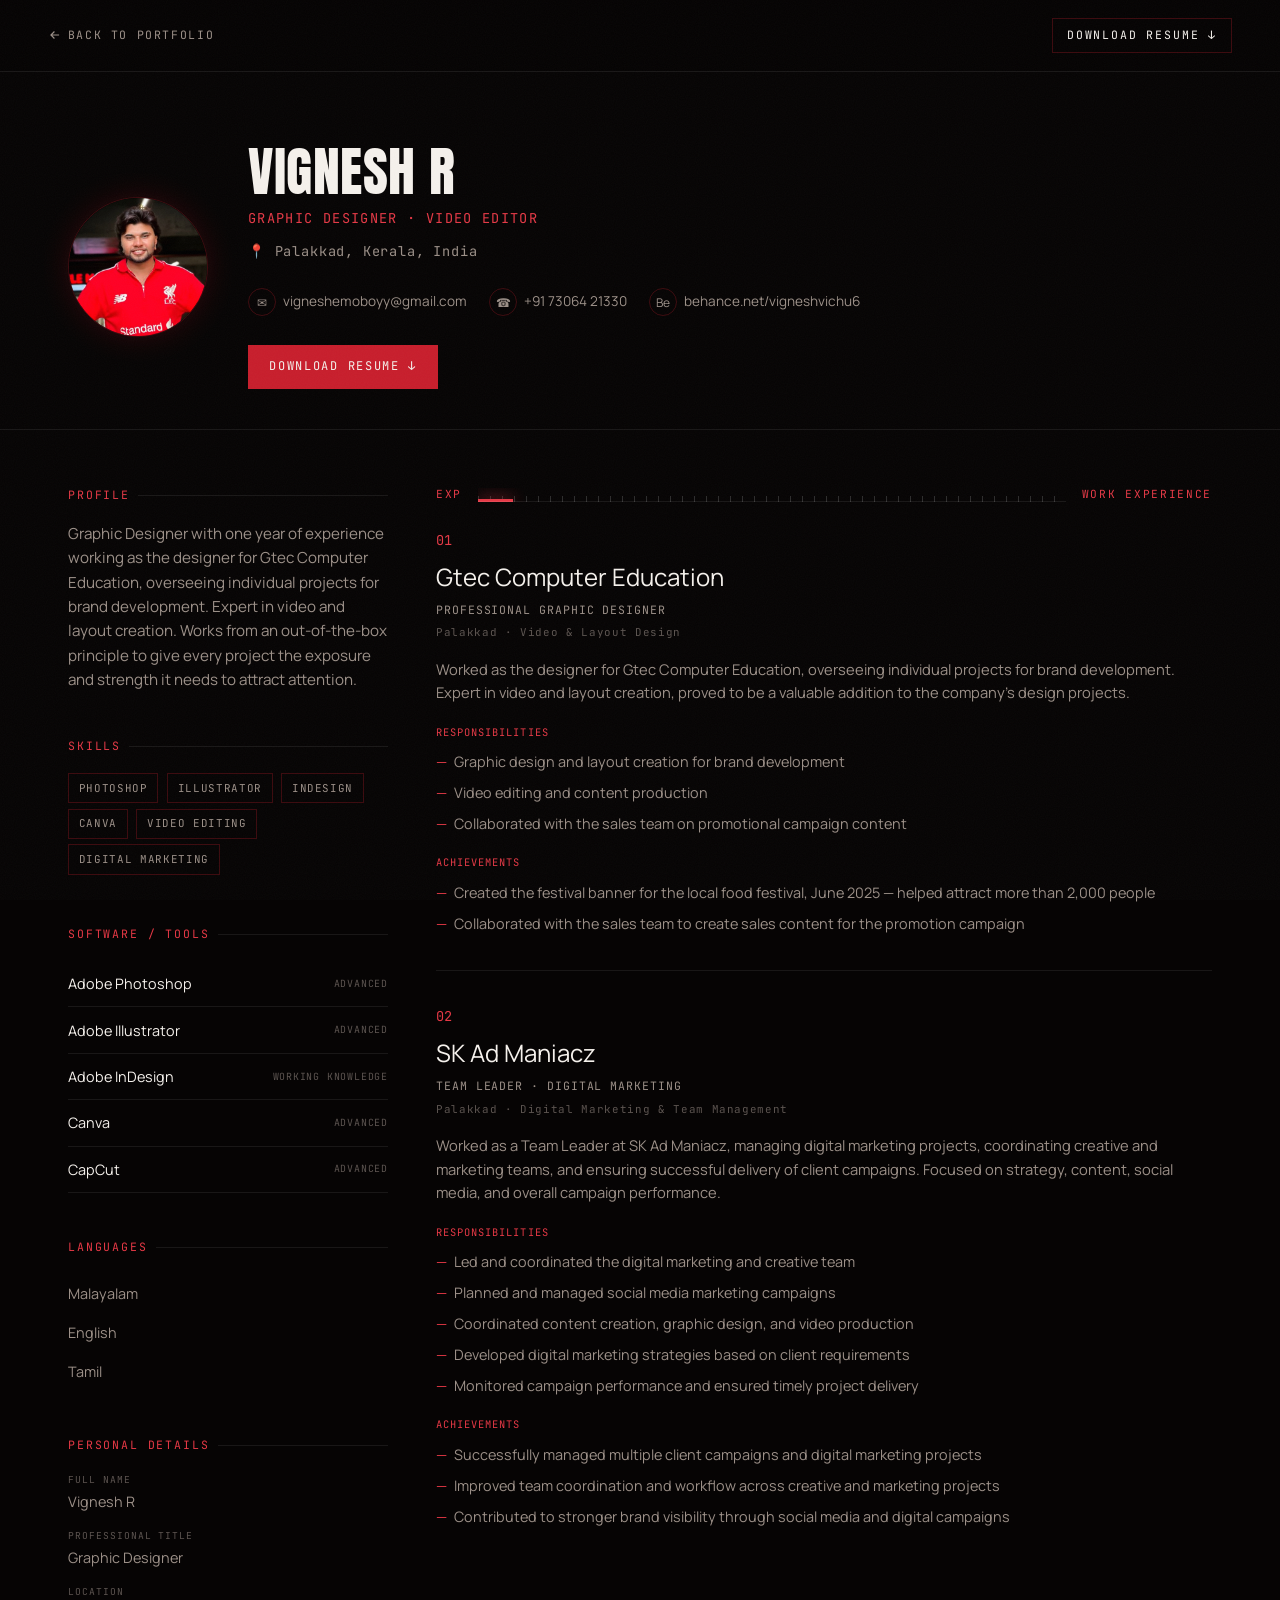
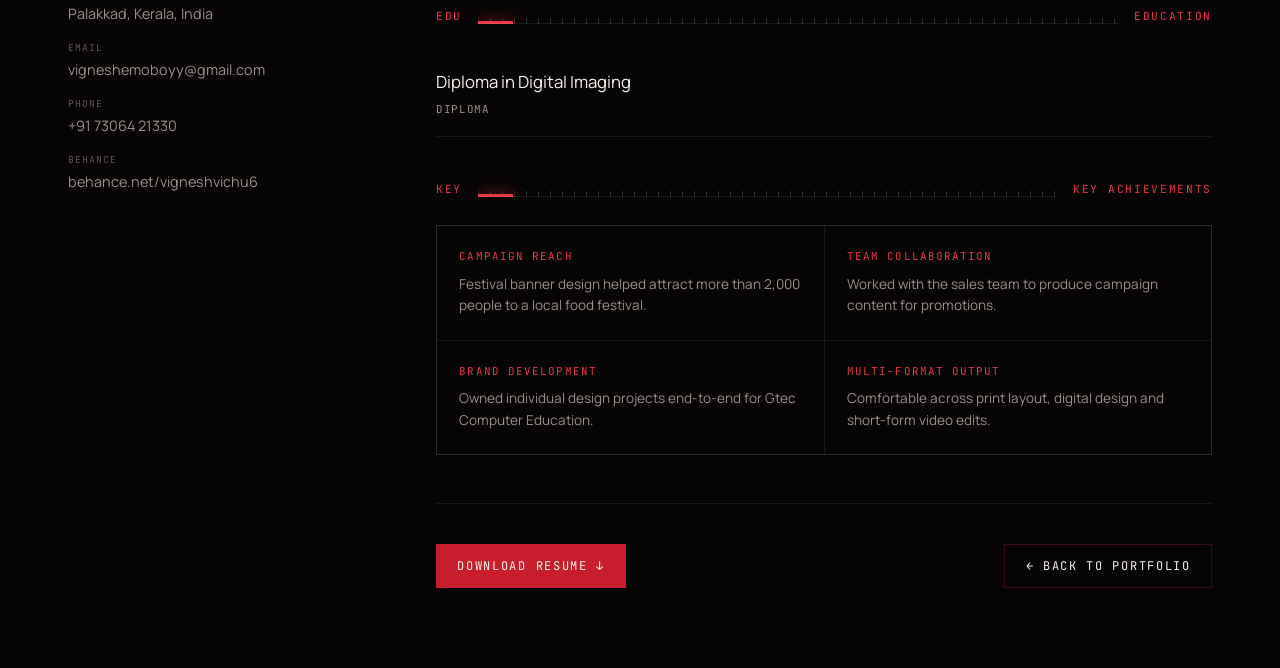
<file: resume.html>
<!DOCTYPE html>
<html lang="en">
<head>
<meta charset="UTF-8">
<meta name="viewport" content="width=device-width, initial-scale=1.0">
<title>Resume — Vignesh R, Graphic Designer</title>
<link rel="preconnect" href="https://fonts.googleapis.com">
<link href="https://fonts.googleapis.com/css2?family=Anton&family=Caveat:wght@600&family=JetBrains+Mono:wght@400;500&family=Manrope:wght@400;500;600;700&display=swap" rel="stylesheet">
<link rel="stylesheet" href="style.css">
<link rel="stylesheet" href="resume.css">
</head>
<body>

<header class="resume-topbar">
  <div class="resume-topbar-inner">
    <a href="index.html" class="back-link">
      <svg width="14" height="14" viewBox="0 0 24 24" fill="none" stroke="currentColor" stroke-width="2"><path d="M19 12H5M11 18l-6-6 6-6"/></svg>
      Back to Portfolio
    </a>
    <a class="nav-cta" href="assets/resume.pdf" download>Download Resume ↓</a>
  </div>
</header>

<main class="resume-page">

  <!-- ============ HEADER ============ -->
  <section class="resume-header">
    <div class="container">
      <div class="resume-header-inner reveal is-visible">
        <div class="resume-photo">
          <img src="vignesh resume.jpeg" alt="Portrait of Vignesh R">
        </div>
        <div>
          <h1 class="resume-name">VIGNESH R</h1>
          <div class="resume-roles">Graphic Designer · Video Editor</div>
          <div class="resume-location">📍 Palakkad, Kerala, India</div>

          <div class="resume-contact-row">
            <a href="mailto:vigneshemoboyy@gmail.com"><span class="ic">✉</span> vigneshemoboyy@gmail.com</a>
            <a href="tel:+917306421330"><span class="ic">☎</span> +91 73064 21330</a>
            <a href="https://www.behance.net/vigneshvichu6" target="_blank" rel="noopener"><span class="ic">Be</span> behance.net/vigneshvichu6</a>
          </div>

          <div class="resume-download-top">
            <a href="assets/resume.pdf" download class="btn btn-solid">Download Resume ↓</a>
          </div>
        </div>
      </div>
    </div>
  </section>

  <!-- ============ BODY ============ -->
  <section class="resume-body">
    <div class="container">
      <div class="resume-grid">

        <!-- ---------- LEFT COLUMN ---------- -->
        <aside>
          <div class="r-block">
            <div class="r-block-title">Profile</div>
            <p class="r-profile-text">Graphic Designer with one year of experience working as the designer for Gtec Computer Education, overseeing individual projects for brand development. Expert in video and layout creation. Works from an out-of-the-box principle to give every project the exposure and strength it needs to attract attention.</p>
          </div>

          <div class="r-block">
            <div class="r-block-title">Skills</div>
            <div>
              <span class="r-skill-tag">Photoshop</span>
              <span class="r-skill-tag">Illustrator</span>
              <span class="r-skill-tag">InDesign</span>
              <span class="r-skill-tag">Canva</span>
              <span class="r-skill-tag">Video Editing</span>
              <span class="r-skill-tag">Digital Marketing</span>
            </div>
          </div>

          <div class="r-block">
            <div class="r-block-title">Software / Tools</div>
            <div class="r-tool-row"><span>Adobe Photoshop</span><span class="lvl">Advanced</span></div>
            <div class="r-tool-row"><span>Adobe Illustrator</span><span class="lvl">Advanced</span></div>
            <div class="r-tool-row"><span>Adobe InDesign</span><span class="lvl">Working Knowledge</span></div>
            <div class="r-tool-row"><span>Canva</span><span class="lvl">Advanced</span></div>
            <div class="r-tool-row"><span>CapCut</span><span class="lvl">Advanced</span></div>
          </div>

          <div class="r-block">
            <div class="r-block-title">Languages</div>
            <div class="r-lang-row"><span>Malayalam</span></div>
            <div class="r-lang-row"><span>English</span></div>
            <div class="r-lang-row"><span>Tamil</span></div>
          </div>

          <div class="r-block">
            <div class="r-block-title">Personal Details</div>
            <dl class="r-personal">
              <dt>Full Name</dt><dd>Vignesh R</dd>
              <dt>Professional Title</dt><dd>Graphic Designer</dd>
              <dt>Location</dt><dd>Palakkad, Kerala, India</dd>
              <dt>Email</dt><dd>vigneshemoboyy@gmail.com</dd>
              <dt>Phone</dt><dd>+91 73064 21330</dd>
              <dt>Behance</dt><dd>behance.net/vigneshvichu6</dd>
            </dl>
          </div>
        </aside>

        <!-- ---------- RIGHT COLUMN ---------- -->
        <div>
          <div class="r-block">
            <div class="tc-divider" style="margin-bottom:1.6rem;"><span class="tc-code">EXP</span><span class="tc-ruler"></span><span class="tc-code">WORK EXPERIENCE</span></div>

            <div class="r-exp-item">
              <div class="r-exp-num">01</div>
              <div class="r-exp-company">Gtec Computer Education</div>
              <div class="r-exp-role">Professional Graphic Designer</div>
              <div class="r-exp-meta">Palakkad · Video &amp; Layout Design</div>

              <p class="r-exp-overview">Worked as the designer for Gtec Computer Education, overseeing individual projects for brand development. Expert in video and layout creation, proved to be a valuable addition to the company's design projects.</p>

              <div class="r-exp-sub">Responsibilities</div>
              <ul class="r-exp-list">
                <li>Graphic design and layout creation for brand development</li>
                <li>Video editing and content production</li>
                <li>Collaborated with the sales team on promotional campaign content</li>
              </ul>

              <div class="r-exp-sub">Achievements</div>
              <ul class="r-exp-list">
                <li>Created the festival banner for the local food festival, June 2025 — helped attract more than 2,000 people</li>
                <li>Collaborated with the sales team to create sales content for the promotion campaign</li>
              </ul>
            </div>


            <div class="r-exp-item">
  <div class="r-exp-num">02</div>
  <div class="r-exp-company">SK Ad Maniacz</div>
  <div class="r-exp-role">Team Leader · Digital Marketing</div>
  <div class="r-exp-meta">Palakkad · Digital Marketing &amp; Team Management</div>

  <p class="r-exp-overview">
    Worked as a Team Leader at SK Ad Maniacz, managing digital marketing projects,
    coordinating creative and marketing teams, and ensuring successful delivery of
    client campaigns. Focused on strategy, content, social media, and overall campaign performance.
  </p>

  <div class="r-exp-sub">Responsibilities</div>
  <ul class="r-exp-list">
    <li>Led and coordinated the digital marketing and creative team</li>
    <li>Planned and managed social media marketing campaigns</li>
    <li>Coordinated content creation, graphic design, and video production</li>
    <li>Developed digital marketing strategies based on client requirements</li>
    <li>Monitored campaign performance and ensured timely project delivery</li>
  </ul>

  <div class="r-exp-sub">Achievements</div>
  <ul class="r-exp-list">
    <li>Successfully managed multiple client campaigns and digital marketing projects</li>
    <li>Improved team coordination and workflow across creative and marketing projects</li>
    <li>Contributed to stronger brand visibility through social media and digital campaigns</li>
  </ul>
</div>
          </div>

          <div class="r-block">
            <div class="tc-divider" style="margin-bottom:1.6rem;"><span class="tc-code">EDU</span><span class="tc-ruler"></span><span class="tc-code">EDUCATION</span></div>
            <div class="r-edu-item">
              <div class="r-edu-degree">Diploma in Digital Imaging</div>
              <div class="r-edu-meta">Diploma</div>
            </div>
          </div>

          <div class="r-block">
            <div class="tc-divider" style="margin-bottom:1.6rem;"><span class="tc-code">KEY</span><span class="tc-ruler"></span><span class="tc-code">KEY ACHIEVEMENTS</span></div>
            <div class="r-ach-grid">
              <div class="r-ach-card">
                <div class="r-ach-title">Campaign Reach</div>
                <p class="r-ach-desc">Festival banner design helped attract more than 2,000 people to a local food festival.</p>
              </div>
              <div class="r-ach-card">
                <div class="r-ach-title">Team Collaboration</div>
                <p class="r-ach-desc">Worked with the sales team to produce campaign content for promotions.</p>
              </div>
              <div class="r-ach-card">
                <div class="r-ach-title">Brand Development</div>
                <p class="r-ach-desc">Owned individual design projects end-to-end for Gtec Computer Education.</p>
              </div>
              <div class="r-ach-card">
                <div class="r-ach-title">Multi-format Output</div>
                <p class="r-ach-desc">Comfortable across print layout, digital design and short-form video edits.</p>
              </div>
            </div>
          </div>

          <div class="resume-download-bottom">
            <a href="assets/resume.pdf" download class="btn btn-solid">Download Resume ↓</a>
            <a href="index.html" class="btn btn-ghost">← Back to Portfolio</a>
          </div>
        </div>

      </div>
    </div>
  </section>
</main>

<script src="resume.js"></script>
</body>
</html>
</file>
<file: style.css>
/* ============================================================
   VIGNESH R — GRAPHIC DESIGNER / VIDEO EDITOR
   Design system: cinematic dark editorial, crimson accent,
   video-timeline signature motif (ticks + timecodes)
   ============================================================ */

:root{
  --bg:            #060404;
  --bg-panel:      #0c0908;
  --bg-panel-2:    #110c0b;
  --line:          rgba(200,30,44,0.28);
  --line-soft:     rgba(255,255,255,0.08);
  --text:          #F5F1EC;
  --text-dim:      #9C9088;
  --text-faint:    #5c5450;
  --red:           #C81E2C;
  --red-bright:    #E63946;
  --red-glow:      rgba(200,30,44,0.35);

  --f-display: 'Anton', 'Oswald', sans-serif;
  --f-body:    'Manrope', sans-serif;
  --f-mono:    'JetBrains Mono', monospace;
  --f-script:  'Caveat', cursive;

  --container: 1240px;
  --gap: clamp(1.25rem, 3vw, 2.5rem);
  --radius: 2px;
}

*,*::before,*::after{ box-sizing:border-box; }
html{ scroll-behavior:smooth; }
@media (prefers-reduced-motion: reduce){
  html{ scroll-behavior:auto; }
  *,*::before,*::after{ animation-duration:0.01ms !important; animation-iteration-count:1 !important; transition-duration:0.01ms !important; scroll-behavior:auto !important; }
}

body{
  margin:0;
  background:var(--bg);
  color:var(--text);
  font-family:var(--f-body);
  font-size:16px;
  line-height:1.6;
  -webkit-font-smoothing:antialiased; 
  overflow-x:hidden;
}

/* subtle film-grain texture over everything */
body::before{
  content:"";
  position:fixed; inset:0;
  z-index:2000;
  pointer-events:none;
  opacity:0.035;
  background-image:url("data:image/svg+xml,%3Csvg xmlns='http://www.w3.org/2000/svg' width='120' height='120'%3E%3Cfilter id='n'%3E%3CfeTurbulence type='fractalNoise' baseFrequency='0.9' numOctaves='2' stitchTiles='stitch'/%3E%3C/filter%3E%3Crect width='100%25' height='100%25' filter='url(%23n)'/%3E%3C/svg%3E");
}

h1,h2,h3,h4{ margin:0; font-family:var(--f-display); font-weight:400; letter-spacing:0.01em; text-transform:uppercase; }
p{ margin:0; }
a{ color:inherit; text-decoration:none; }
ul{ margin:0; padding:0; list-style:none; }
img{ max-width:100%; display:block; }
button{ font-family:inherit; cursor:pointer; }

.container{ width:100%; max-width:var(--container); margin:0 auto; padding:0 clamp(1.25rem,4vw,3rem); }

.eyebrow{
  font-family:var(--f-mono);
  font-size:0.72rem;
  letter-spacing:0.28em;
  text-transform:uppercase;
  color:var(--red-bright);
  display:flex; align-items:center; gap:0.6em;
}
.eyebrow::before{ content:""; width:22px; height:1px; background:var(--red-bright); display:inline-block; }

/* ---------- timeline divider (signature motif) ---------- */
.tc-divider{
  display:flex; align-items:center; gap:1rem;
  margin:0 0 3rem;
  color:var(--text-faint);
  font-family:var(--f-mono);
  font-size:0.7rem;
  letter-spacing:0.15em;
}
.tc-divider .tc-code{ color:var(--red-bright); white-space:nowrap; }
.tc-divider .tc-ruler{
  flex:1; height:14px; position:relative;
  background-image:repeating-linear-gradient(90deg, rgba(255,255,255,0.16) 0, rgba(255,255,255,0.16) 1px, transparent 1px, transparent 12px);
  background-position:bottom left; background-size:100% 6px; background-repeat:repeat-x;
}
.tc-divider .tc-ruler::after{
  content:""; position:absolute; left:0; bottom:0; height:1px; width:100%;
  background:var(--line-soft);
}

/* ============ NAV ============ */
.nav{
  position:fixed; top:0; left:0; right:0; z-index:1000;
  background:rgba(6,4,4,0.72);
  backdrop-filter:blur(14px);
  border-bottom:1px solid var(--line-soft);
  transition:border-color .3s ease, background .3s ease;
}
.nav.is-scrolled{ background:rgba(6,4,4,0.92); border-bottom-color:var(--line); }
.nav-inner{ display:flex; align-items:center; justify-content:space-between; padding:1.15rem clamp(1.25rem,4vw,3rem); }
.nav-brand{ font-family:var(--f-display); font-size:1.1rem; letter-spacing:0.04em; }
.nav-brand span{ display:block; font-family:var(--f-mono); font-size:0.62rem; letter-spacing:0.2em; color:var(--text-dim); text-transform:uppercase; margin-top:2px; }
.nav-links{ display:flex; gap:2.1rem; }
.nav-links a{
  font-family:var(--f-mono); font-size:0.72rem; letter-spacing:0.16em; text-transform:uppercase;
  color:var(--text-dim); position:relative; padding-bottom:6px; transition:color .25s ease;
}
.nav-links a::after{
  content:""; position:absolute; left:0; bottom:0; width:0; height:1px; background:var(--red-bright);
  transition:width .25s ease;
}
.nav-links a:hover, .nav-links a.is-active{ color:var(--text); }
.nav-links a:hover::after, .nav-links a.is-active::after{ width:100%; }
.nav-cta{
  display:inline-flex; align-items:center; gap:0.5em;
  font-family:var(--f-mono); font-size:0.72rem; letter-spacing:0.16em; text-transform:uppercase;
  border:1px solid var(--line); padding:0.65em 1.2em; color:var(--text);
  transition:background .25s ease, border-color .25s ease;
}
.nav-cta:hover{ background:var(--red); border-color:var(--red); }
.nav-toggle{ display:none; flex-direction:column; gap:5px; background:none; border:0; padding:6px; }
.nav-toggle span{ width:24px; height:1.5px; background:var(--text); display:block; transition:transform .3s ease, opacity .3s ease; }
.nav-toggle.is-open span:nth-child(1){ transform:translateY(6.5px) rotate(45deg); }
.nav-toggle.is-open span:nth-child(2){ opacity:0; }
.nav-toggle.is-open span:nth-child(3){ transform:translateY(-6.5px) rotate(-45deg); }

.mobile-nav{
  position:fixed; inset:0; z-index:999;
  background:var(--bg);
  display:flex; flex-direction:column; align-items:center; justify-content:center; gap:2rem;
  transform:translateY(-100%); transition:transform .4s cubic-bezier(.77,0,.18,1);
}
.mobile-nav.is-open{ transform:translateY(0); }
.mobile-nav a{ font-family:var(--f-display); font-size:2rem; letter-spacing:0.03em; color:var(--text-dim); }
.mobile-nav a.is-cta{ color:var(--red-bright); }
body.menu-open{ overflow:hidden; }

/* ============ HERO ============ */
.hero{ position:relative; padding:9.5rem 0 5rem; overflow:hidden; }
.hero-top{ display:flex; justify-content:space-between; align-items:flex-start; margin-bottom:1rem; }
.hero-tagline{ font-family:var(--f-mono); font-size:0.75rem; letter-spacing:0.14em; color:var(--text-dim); }
.hero-tagline span{ color:var(--text); display:block; font-size:0.85rem; letter-spacing:0.08em; }
.hero-status{ font-family:var(--f-mono); font-size:0.72rem; letter-spacing:0.14em; color:var(--text-dim); display:flex; align-items:center; gap:0.6em; }
.hero-status .dot{ width:7px; height:7px; border-radius:50%; background:var(--red-bright); box-shadow:0 0 10px var(--red-bright); }

.hero-stage{ position:relative; display:grid; grid-template-columns:1fr; min-height:60vh; }
.hero-bg-text{
  position:absolute; top:-2rem; left:50%; transform:translateX(-50%);
  font-family:var(--f-display); font-size:clamp(4.5rem,16vw,13rem); line-height:1;
  color:transparent; -webkit-text-stroke:1.5px var(--red);
  white-space:nowrap; z-index:1; user-select:none; opacity:.55;
  letter-spacing:0.01em;
}
.hero-portrait-wrap{ position:relative; z-index:2; display:flex; justify-content:center; margin:1.5rem 0 2.5rem; }
.hero-portrait{
  position:relative; width:min(420px,80vw);height: 420px; 
  overflow:hidden; ;
  
}


.hero-content{ position:relative; z-index:3; text-align:center; }
.hero-hello{ font-family:var(--f-script); font-size:2.1rem; color:var(--red-bright); margin-bottom:0.25rem; }
.hero-name{ font-size:clamp(2.6rem,7vw,4.6rem); line-height:0.98; }
.hero-role{ font-size:clamp(1.4rem,3vw,2.1rem); color:var(--text-dim); margin-top:0.3rem; letter-spacing:0.06em; }
.hero-roles-ticker{
  margin:1.4rem auto 0; display:flex; flex-wrap:wrap; justify-content:center; gap:0.6rem 0.9rem;
  font-family:var(--f-mono); font-size:0.7rem; letter-spacing:0.12em; color:var(--text-faint); text-transform:uppercase;
}
.hero-roles-ticker span{ position:relative; padding-left:1rem; }
.hero-roles-ticker span::before{ content:"+"; position:absolute; left:0; color:var(--red-bright); }

.hero-copy{ max-width:560px; margin:1.8rem auto 0; color:var(--text-dim); font-size:1rem; }
.hero-location{
  margin:1.4rem auto 0; display:inline-flex; align-items:center; gap:0.5em;
  font-family:var(--f-mono); font-size:0.72rem; letter-spacing:0.14em; color:var(--text-dim);
  border-top:1px solid var(--line-soft); padding-top:0.9rem;
}

.hero-cta-row{ display:flex; flex-wrap:wrap; justify-content:center; gap:1rem; margin-top:2.4rem; }
.btn{
  display:inline-flex; align-items:center; gap:0.6em;
  font-family:var(--f-mono); font-size:0.75rem; letter-spacing:0.14em; text-transform:uppercase;
  padding:0.95em 1.7em; border:1px solid var(--line); color:var(--text);
  transition:transform .25s ease, background .25s ease, border-color .25s ease;
  background:transparent;
}
.btn svg{ width:14px; height:14px; transition:transform .25s ease; }
.btn:hover svg{ transform:translateX(4px); }
.btn.btn-solid{ background:var(--red); border-color:var(--red); }
.btn.btn-solid:hover{ background:var(--red-bright); border-color:var(--red-bright); }
.btn.btn-ghost:hover{ border-color:var(--red-bright); color:var(--red-bright); }
.btn:hover{ transform:translateY(-2px); }

/* ============ SECTION SHELL ============ */
.section{ padding:6.5rem 0; position:relative; }
.section-alt{ background:var(--bg-panel); }
.section-head{ display:flex; justify-content:space-between; align-items:flex-end; gap:2rem; margin-bottom:2.4rem; flex-wrap:wrap; }
.section-title{ font-size:clamp(2.2rem,5vw,3.4rem); line-height:1; }
.section-sub{ color:var(--text-dim); max-width:420px; font-size:0.95rem; }

/* reveal-on-scroll */
.reveal{ opacity:0; transform:translateY(28px); transition:opacity .8s ease, transform .8s ease; }
.reveal.is-visible{ opacity:1; transform:none; }

/* ============ ABOUT ============ */
.about-grid{ display:grid; grid-template-columns:1fr 1fr; gap:var(--gap); align-items:start; }
.about-body p{ color:var(--text-dim); margin-bottom:1.1rem; font-size:1.02rem; }
.about-body strong{ color:var(--text); font-weight:600; }
.about-stats{ display:grid; grid-template-columns:1fr 1fr; gap:1px; background:var(--line-soft); margin-top:2rem; border:1px solid var(--line-soft); }
.stat{ background:var(--bg); padding:1.6rem; }
.stat-num{ font-family:var(--f-display); font-size:2.4rem; color:var(--red-bright); }
.stat-label{ font-family:var(--f-mono); font-size:0.68rem; letter-spacing:0.12em; color:var(--text-dim); text-transform:uppercase; margin-top:0.3rem; }
.about-languages{ display:flex; gap:0.6rem; flex-wrap:wrap; margin-top:1.6rem; }
.pill{ font-family:var(--f-mono); font-size:0.68rem; letter-spacing:0.1em; text-transform:uppercase; border:1px solid var(--line); padding:0.5em 1em; color:var(--text-dim); }

/* ============ SERVICES ============ */
.services-grid{ display:grid; grid-template-columns:repeat(3,1fr); gap:1px; background:var(--line-soft); border:1px solid var(--line-soft); }
.service-card{ background:var(--bg); padding:2.2rem 1.8rem; transition:background .3s ease; position:relative; overflow:hidden; }
.service-card:hover{ background:var(--bg-panel-2); }
.service-num{ font-family:var(--f-mono); color:var(--red-bright); font-size:0.8rem; letter-spacing:0.1em; }
.service-title{ font-size:1.35rem; margin:1.1rem 0 0.7rem; }
.service-desc{ color:var(--text-dim); font-size:0.9rem; }
.service-arrow{ margin-top:1.2rem; display:inline-block; color:var(--red-bright); opacity:0; transform:translateX(-6px); transition:opacity .25s ease, transform .25s ease; }
.service-card:hover .service-arrow{ opacity:1; transform:translateX(0); }

/* ============ WORK ============ */
.work-grid{ display:grid; grid-template-columns:repeat(2,1fr); gap:var(--gap); }
.work-card{ position:relative; border:1px solid var(--line-soft); overflow:hidden; transition:border-color .3s ease; }
.work-card:hover{ border-color:var(--line); }
.work-thumb{ aspect-ratio:16/10; position:relative; overflow:hidden; background:linear-gradient(135deg,#160a0a,#0a0808 60%); }
.work-thumb .ph-tag{ position:absolute; inset:0; display:flex; align-items:center; justify-content:center; font-family:var(--f-mono); font-size:0.68rem; letter-spacing:0.15em; color:var(--text-faint); text-transform:uppercase; }
.work-thumb::before{ content:""; position:absolute; inset:0; background:linear-gradient(135deg, rgba(200,30,44,0.18), transparent 60%); }
.work-thumb::after{ content:""; position:absolute; inset:0; opacity:0; background:rgba(200,30,44,0.14); transition:opacity .3s ease; }
.work-card:hover .work-thumb::after{ opacity:1; }
.work-meta{ display:flex; justify-content:space-between; align-items:flex-start; padding:1.3rem 1.4rem; }
.work-title{ font-size:1.15rem; letter-spacing:0.02em; }
.work-cat{ font-family:var(--f-mono); font-size:0.68rem; color:var(--text-dim); letter-spacing:0.1em; text-transform:uppercase; margin-top:0.4rem; }
.work-index{ font-family:var(--f-mono); color:var(--red-bright); font-size:0.85rem; display:flex; align-items:center; gap:0.4em; }

/* ============ SKILLS ============ */
.skills-cols{ display:grid; grid-template-columns:repeat(2,1fr); gap:var(--gap); }
.skill-group-title{ font-family:var(--f-mono); font-size:0.72rem; letter-spacing:0.16em; color:var(--red-bright); text-transform:uppercase; margin-bottom:1rem; }
.skill-row{ display:flex; justify-content:space-between; align-items:center; padding:0.85rem 0; border-bottom:1px solid var(--line-soft); }
.skill-name{ font-size:0.95rem; }
.skill-level{ font-family:var(--f-mono); font-size:0.65rem; letter-spacing:0.08em; color:var(--text-dim); text-transform:uppercase; }
.skill-bar{ width:90px; height:2px; background:var(--line-soft); margin-left:1rem; position:relative; }
.skill-bar span{ position:absolute; left:0; top:0; height:100%; background:var(--red-bright); }

/* ============ PROCESS ============ */
.process-list{ display:flex; flex-direction:column; }
.process-item{
  display:grid; grid-template-columns:80px 1fr; gap:1.6rem; padding:1.7rem 0; border-bottom:1px solid var(--line-soft);
  position:relative;
}
.process-num{ font-family:var(--f-mono); color:var(--red-bright); font-size:1rem; }
.process-title{ font-size:1.5rem; }
.process-desc{ color:var(--text-dim); font-size:0.92rem; margin-top:0.4rem; }

/* ============ EXPERIENCE PREVIEW ============ */
.exp-card{ display:grid; grid-template-columns:1fr auto; gap:1.5rem; padding:1.8rem 0; border-bottom:1px solid var(--line-soft); align-items:center; }
.exp-company{ font-size:1.3rem; }
.exp-role{ font-family:var(--f-mono); font-size:0.72rem; letter-spacing:0.1em; color:var(--red-bright); text-transform:uppercase; margin-top:0.3rem; }
.exp-desc{ color:var(--text-dim); font-size:0.9rem; margin-top:0.5rem; max-width:520px; }
.exp-year{ font-family:var(--f-mono); font-size:0.75rem; color:var(--text-dim); white-space:nowrap; }

/* ============ CONTACT ============ */
.contact-grid{ display:grid; grid-template-columns:1fr 1fr; gap:var(--gap); align-items:start; }
.contact-title{ font-size:clamp(2.4rem,6vw,4rem); line-height:0.98; }
.contact-copy{ color:var(--text-dim); margin:1.3rem 0 2rem; max-width:420px; }
.contact-list{ display:flex; flex-direction:column; gap:1rem; }
.contact-list a{ display:flex; align-items:center; gap:0.9rem; font-size:0.98rem; color:var(--text-dim); transition:color .25s ease; }
.contact-list a:hover{ color:var(--red-bright); }
.contact-list .ic{ width:34px; height:34px; border:1px solid var(--line); border-radius:50%; display:flex; align-items:center; justify-content:center; flex-shrink:0; }

.form{ display:flex; flex-direction:column; gap:1.1rem; }
.form-row{ display:grid; grid-template-columns:1fr 1fr; gap:1.1rem; }
.field{ position:relative; }
.field input, .field select, .field textarea{
  width:100%; background:transparent; border:1px solid var(--line-soft); color:var(--text);
  font-family:var(--f-body); font-size:0.92rem; padding:0.95em 1em; transition:border-color .25s ease;
}
.field input:focus, .field select:focus, .field textarea:focus{ outline:none; border-color:var(--red-bright); }
.field label{ display:block; font-family:var(--f-mono); font-size:0.65rem; letter-spacing:0.1em; color:var(--text-dim); text-transform:uppercase; margin-bottom:0.5em; }
.field textarea{ resize:vertical; min-height:110px; }
.field-error{ color:var(--red-bright); font-size:0.72rem; margin-top:0.35em; font-family:var(--f-mono); min-height:1em; }
.form-submit{ align-self:flex-start; margin-top:0.5rem; border:none; }
.form-note{ font-family:var(--f-mono); font-size:0.72rem; color:var(--text-dim); }
.form-note.ok{ color:var(--red-bright); }

/* ============ FOOTER ============ */
.footer{ border-top:1px solid var(--line-soft); padding:3.5rem 0 2.2rem; }
.footer-top{ display:flex; justify-content:space-between; align-items:flex-start; gap:2rem; flex-wrap:wrap; }
.footer-brand{ font-size:1.8rem; }
.footer-role{ font-family:var(--f-mono); font-size:0.7rem; color:var(--text-dim); letter-spacing:0.12em; margin-top:0.4rem; }
.footer-links{ display:flex; gap:2.4rem; flex-wrap:wrap; }
.footer-col-title{ font-family:var(--f-mono); font-size:0.65rem; letter-spacing:0.14em; color:var(--red-bright); text-transform:uppercase; margin-bottom:0.9rem; }
.footer-col a{ display:block; color:var(--text-dim); font-size:0.85rem; padding:0.3em 0; transition:color .2s ease; }
.footer-col a:hover{ color:var(--text); }
.footer-bottom{ display:flex; justify-content:space-between; flex-wrap:wrap; gap:1rem; margin-top:3rem; padding-top:1.6rem; border-top:1px solid var(--line-soft); font-family:var(--f-mono); font-size:0.7rem; color:var(--text-faint); letter-spacing:0.05em; }
.footer-available{ display:flex; align-items:center; gap:0.5em; color:var(--text-dim); }
.footer-available .dot{ width:6px; height:6px; border-radius:50%; background:var(--red-bright); box-shadow:0 0 8px var(--red-bright); }

/* focus visibility */
a:focus-visible, button:focus-visible, input:focus-visible, textarea:focus-visible{
  outline:2px solid var(--red-bright); outline-offset:3px;
}

/* ============ RESPONSIVE ============ */
@media (max-width:1024px){
  .about-grid, .contact-grid{ grid-template-columns:1fr; }
  .services-grid{ grid-template-columns:repeat(2,1fr); }
  .work-grid{ grid-template-columns:1fr; }
  .skills-cols{ grid-template-columns:1fr; }
}
@media (max-width:900px){
  .nav-links{ display:none; }
  .nav-toggle{ display:flex; }
}
@media (max-width:768px){
  .services-grid{ grid-template-columns:1fr; }
  .form-row{ grid-template-columns:1fr; }
  .about-stats{ grid-template-columns:1fr 1fr; }
  .hero{ padding-top:8rem; }
  .exp-card{ grid-template-columns:1fr; align-items:flex-start; }
}
@media (max-width:480px){
  .hero-hello{ font-size:1.5rem; }
  .section{ padding:4.5rem 0; }
  .footer-top{ flex-direction:column; }
}


/* ==============================
   HERO SECTION
================================ */

.hero {
  position: relative;
  width: 100%;
  min-height: 100vh;
  overflow: hidden;

  background:
    radial-gradient(
      circle at 70% 45%,
      rgba(100, 0, 8, 0.22),
      transparent 42%
    ),
    #080506;

  color: #fff;
  font-family: Arial, Helvetica, sans-serif;
}

.hero-container {
  position: relative;
  width: min(1400px, 94%);
  min-height: 100vh;
  margin: auto;
}


/* ==============================
   TOP BAR
================================ */

.hero-top {
  position: relative;
  z-index: 20;

  height: 105px;

  display: flex;
  align-items: center;
  justify-content: space-between;

  border-bottom: 1px solid rgba(255,255,255,0.08);
}

.hero-brand {
  display: flex;
  flex-direction: column;
  gap: 3px;

  line-height: 1;
}

.hero-brand span {
  color: #e0000b;
  font-size: 12px;
  font-weight: 800;
  letter-spacing: 1.8px;
}

.hero-brand small {
  color: #fff;
  font-size: 11px;
  font-weight: 600;
  letter-spacing: 1px;
}

.hero-availability {
  display: flex;
  align-items: center;
  gap: 10px;

  color: #fff;
  font-size: 11px;
  font-weight: 700;
  letter-spacing: 1px;
}

.hero-availability b {
  color: #e0000b;
  font-size: 22px;
  font-weight: 400;
}


/* ==============================
   MAIN STAGE
================================ */

.hero-stage {
  position: relative;
  min-height: calc(100vh - 105px);

  display: flex;
  align-items: center;
}


/* ==============================
   GIANT BACKGROUND TEXT
================================ */

.hero-bg-text {
  position: absolute;
  z-index: 1;

  top: 50%;
  left: -2%;

  transform: translateY(-52%);

  white-space: nowrap;

  font-size: clamp(150px, 22vw, 360px);
  line-height: 0.8;

  font-weight: 900;
  letter-spacing: 8px;
  color: #8d050b;

  opacity: 0.78;

  user-select: none;
  pointer-events: none;
}


/* ==============================
   PORTRAIT
================================ */

.hero-portrait-wrap {
  position: absolute;
  z-index: 8;

  left: 39%;
  bottom: 0;

  width: min(570px, 46vw);
  height: 88%;

  display: flex;
  justify-content: center;
  align-items: flex-end;

  pointer-events: none;
}

.hero-portrait {
  width: 100%;
  height: 100%;

  object-fit: contain;
  object-position: center bottom;

  filter:
    contrast(1.04)
    brightness(0.96);

  display: block;
}


/* ==============================
   LEFT CONTENT
================================ */

.hero-content {
  position: relative;
  z-index: 12;

  width: 43%;

  margin-top: 45px;
  padding-left: 20px;
}

.hero-hello {
  margin-bottom: 12px;

  color: #e0000b;

  font-family: cursive;
  font-size: clamp(25px, 3vw, 45px);
  font-style: italic;
  line-height: 1;
}

.hero-content h1 {
  margin: 0;

  font-size: clamp(55px, 6vw, 92px);
  line-height: 0.88;

  font-weight: 900;
  letter-spacing: 1px;

  color: #fff;
}

.hero-content h2 {
  margin: 10px 0 22px;

  color: #fff;

  font-size: clamp(28px, 3.4vw, 55px);
  line-height: 0.95;

  font-weight: 900;
  letter-spacing: 1px;
}


/* ==============================
   TICKER
================================ */

.hero-ticker {
  display: flex;
  flex-wrap: wrap;
  gap: 7px;

  margin-bottom: 22px;
}

.hero-ticker span {
  padding: 7px 12px;

  border: 1px solid rgba(255,255,255,0.18);

  color: #bcbcbc;

  font-size: 10px;
  text-transform: uppercase;
  letter-spacing: 1px;
}


/* ==============================
   DESCRIPTION
================================ */

.hero-copy {
  max-width: 380px;

  margin: 0 0 20px;

  color: #9c9c9c;

  font-size: 12px;
  line-height: 1.65;
}


/* ==============================
   LOCATION
================================ */

.hero-location {
  display: flex;
  align-items: center;
  gap: 8px;

  margin-bottom: 25px;

  color: #bcbcbc;

  font-size: 10px;
  font-weight: 700;
  letter-spacing: 1px;
}

.hero-location span {
  color: #e0000b;
  font-size: 17px;
}


/* ==============================
   BUTTONS
================================ */

.hero-cta-row {
  display: flex;
  flex-wrap: wrap;
  gap: 10px;
}

.hero-btn {
  display: inline-flex;
  align-items: center;
  gap: 25px;

  padding: 13px 17px;

  border: 1px solid rgba(255,255,255,0.22);

  color: #fff;

  text-decoration: none;

  font-size: 10px;
  font-weight: 700;
  text-transform: uppercase;
  letter-spacing: 1px;

  transition:
    background 0.3s ease,
    border-color 0.3s ease,
    transform 0.3s ease;
}

.hero-btn span {
  font-size: 18px;
}

.hero-btn-primary {
  background: #b80008;
  border-color: #b80008;
}

.hero-btn:hover {
  transform: translateY(-3px);
  border-color: #e0000b;
}

.hero-btn-primary:hover {
  background: #e0000b;
}


/* ==============================
   RIGHT FEATURES
================================ */

.hero-features {
  position: absolute;
  z-index: 15;

  right: 0;
  bottom: 110px;

  width: 280px;
}

.feature-intro {
  display: flex;
  gap: 12px;

  margin-bottom: 28px;
}

.feature-plus {
  width: 32px;
  height: 32px;

  display: flex;
  align-items: center;
  justify-content: center;

  border: 1px solid rgba(255,255,255,0.35);
  border-radius: 50%;

  color: #fff;
  font-size: 15px;
}

.feature-intro p {
  margin: 0;

  color: #888;

  font-size: 12px;
  line-height: 1.5;
}

.feature-intro strong {
  color: #aaa;
  font-weight: 500;
}


/* ==============================
   FEATURES LIST
================================ */

.feature {
  display: flex;
  align-items: center;
  gap: 12px;

  padding: 12px 0;

  border-top: 1px solid rgba(255,255,255,0.07);
}

.feature span {
  color: #e0000b;

  font-size: 19px;
  font-weight: 300;
}

.feature p {
  margin: 0;

  color: #aaa;

  font-size: 11px;
}


/* ==============================
   TABLET
================================ */

@media (max-width: 1000px) {

  .hero-content {
    width: 48%;
  }

  .hero-portrait-wrap {
    left: 35%;
    width: 50vw;
  }

  .hero-features {
    right: 10px;
    width: 220px;
  }

  .hero-copy {
    max-width: 320px;
  }

  .hero-bg-text {
    font-size: 20vw;
  }
}


/* ==============================
   MOBILE
================================ */

@media (max-width: 700px) {

  .hero {
    min-height: 900px;
  }

  .hero-container {
    min-height: 900px;
    width: 92%;
  }

  .hero-top {
    height: 75px;
  }

  .hero-stage {
    min-height: 825px;

    display: block;
  }

  .hero-bg-text {
    top: 42%;
    left: -5%;

    font-size: 28vw;
    letter-spacing: -5px;
  }

  .hero-portrait-wrap {
    z-index: 5;

    left: auto;
    right: -8px;
    bottom: 0;

    width: 72%;
    height: 62%;
  }

  .hero-content {
    z-index: 12;

    width: 90%;

    padding-left: 0;
    padding-top: 55px;
  }

  .hero-content h1 {
    font-size: 58px;
    letter-spacing: -3px;
  }

  .hero-content h2 {
    font-size: 31px;
  }

  .hero-copy {
    max-width: 260px;

    font-size: 11px;
  }

  .hero-features {
    display: none;
  }

  .hero-ticker {
    max-width: 300px;
  }

  .hero-location {
    font-size: 9px;
  }

  .hero-cta-row {
    position: relative;
    z-index: 20;
  }

  .hero-btn {
    padding: 11px 13px;
  }

  .hero-availability {
    font-size: 8px;
  }
}


/* ==============================
   SMALL MOBILE
================================ */

@media (max-width: 450px) {

  .hero {
    min-height: 850px;
  }

  .hero-container {
    min-height: 850px;
  }

  .hero-stage {
    min-height: 775px;
  }

  .hero-content {
    padding-top: 40px;
  }

  .hero-hello {
    font-size: 25px;
  }

  .hero-content h1 {
    font-size: 48px;
  }

  .hero-content h2 {
    font-size: 27px;
  }

  .hero-portrait-wrap {
    width: 78%;
    height: 57%;
  }

  .hero-copy {
    max-width: 235px;
  }

  .hero-btn {
    font-size: 8px;
  }
}

/* ============================================================
   FINAL RESPONSIVE SYSTEM
   VIGNESH R PORTFOLIO
   Desktop → Tablet → Mobile → Small Mobile
============================================================ */


/* ============================================================
   1. LARGE TABLET / SMALL LAPTOP
   1200px and below
============================================================ */

@media (max-width: 1200px) {

  .hero-container {
    width: 94%;
  }

  .hero-content {
    width: 46%;
  }

  .hero-portrait-wrap {
    left: 37%;
    width: 48vw;
  }

  .hero-features {
    right: 0;
    width: 240px;
  }

  .hero-bg-text {
    font-size: 19vw;
  }

  .hero-content h1 {
    font-size: clamp(52px, 6vw, 82px);
  }

  .hero-content h2 {
    font-size: clamp(27px, 3.3vw, 48px);
  }

}


/* ============================================================
   2. TABLET
   1024px and below
============================================================ */

@media (max-width: 1024px) {

  /* GLOBAL */

  .container {
    width: 100%;
    padding-left: 28px;
    padding-right: 28px;
  }


  /* NAVIGATION */

  .nav-links {
    display: none;
  }

  .nav-toggle {
    display: flex;
  }

  .nav-cta {
    display: none;
  }


  /* HERO */

  .hero {
    min-height: auto;
    padding-top: 8rem;
    padding-bottom: 4rem;
  }

  .hero-container {
    width: 94%;
    min-height: auto;
  }

  .hero-top {
    height: 80px;
  }

  .hero-stage {
    min-height: 760px;
  }

  .hero-content {
    width: 48%;
    margin-top: 35px;
    padding-left: 10px;
  }

  .hero-portrait-wrap {
    left: 38%;
    width: 51vw;
    height: 78%;
  }

  .hero-bg-text {
    left: -2%;
    top: 42%;
    font-size: 20vw;
    letter-spacing: 3px;
  }

  .hero-features {
    width: 200px;
    right: 0;
    bottom: 70px;
  }

  .hero-copy {
    max-width: 310px;
  }


  /* ABOUT */

  .about-grid {
    grid-template-columns: 1fr;
    gap: 40px;
  }


  /* SERVICES */

  .services-grid {
    grid-template-columns: repeat(2, 1fr);
  }


  /* WORK */

  .work-grid {
    grid-template-columns: 1fr;
  }


  /* SKILLS */

  .skills-cols {
    grid-template-columns: 1fr;
  }


  /* CONTACT */

  .contact-grid {
    grid-template-columns: 1fr;
    gap: 45px;
  }

}


/* ============================================================
   3. TABLET / LARGE MOBILE
   900px and below
============================================================ */

@media (max-width: 900px) {

  /* NAV */

  .nav-links {
    display: none;
  }

  .nav-toggle {
    display: flex;
  }


  /* HERO */

  .hero {
    padding-top: 7.5rem;
  }

  .hero-stage {
    min-height: 780px;
  }

  .hero-content {
    width: 52%;
  }

  .hero-content h1 {
    font-size: clamp(48px, 7vw, 70px);
  }

  .hero-content h2 {
    font-size: clamp(25px, 4vw, 42px);
  }

  .hero-portrait-wrap {
    left: 40%;
    width: 55vw;
    height: 75%;
  }

  .hero-features {
    width: 175px;
  }

  .hero-features .feature-intro p {
    font-size: 10px;
  }

  .hero-features .feature p {
    font-size: 9px;
  }


  /* SECTIONS */

  .section {
    padding: 5rem 0;
  }

  .section-head {
    align-items: flex-start;
  }

  .section-sub {
    max-width: 100%;
  }

}


/* ============================================================
   4. MOBILE
   768px and below
============================================================ */

@media (max-width: 768px) {

  /* ==========================================================
     GLOBAL
  ========================================================== */

  html,
  body {
    width: 100%;
    overflow-x: hidden;
  }

  body {
    font-size: 15px;
  }

  .container {
    padding-left: 20px;
    padding-right: 20px;
  }


  /* ==========================================================
     NAVIGATION
  ========================================================== */

  .nav-inner {
    padding: 1rem 20px;
  }

  .nav-brand {
    font-size: 1rem;
  }

  .nav-brand span {
    font-size: 0.55rem;
  }

  .nav-toggle {
    display: flex;
  }

  .nav-toggle span {
    width: 22px;
  }

  .mobile-nav {
    padding: 90px 25px 40px;
  }

  .mobile-nav a {
    font-size: 1.8rem;
  }


  /* ==========================================================
     HERO
  ========================================================== */

  .hero {
    min-height: auto;
    padding: 0;
    padding-top: 72px;
  }

  .hero-container {
    width: 100%;
    min-height: auto;
    padding: 0 20px;
  }


  /* TOP */

  .hero-top {
    height: 72px;
    margin: 0;
    padding: 0;
  }

  .hero-brand span {
    font-size: 9px;
    letter-spacing: 1.2px;
  }

  .hero-brand small {
    font-size: 8px;
    letter-spacing: 0.8px;
  }

  .hero-availability {
    font-size: 8px;
    letter-spacing: 0.7px;
    gap: 5px;
  }

  .hero-availability b {
    font-size: 17px;
  }


  /* MAIN STAGE */

  .hero-stage {
    position: relative;
    display: block;

    min-height: 850px;
    height: auto;

    padding-top: 35px;
  }


  /* BIG BACKGROUND WORD */

  .hero-bg-text {
    position: absolute;

    z-index: 1;

    top: 220px;
    left: 50%;

    transform: translateX(-50%);

    font-size: 25vw;
    letter-spacing: -2px;

    opacity: 0.65;

    white-space: nowrap;
  }


  /* ==========================================================
     HERO CONTENT
  ========================================================== */

  .hero-content {
    position: relative;

    z-index: 12;

    width: 100%;

    margin: 0;
    padding: 0;

    text-align: left;
  }


  .hero-hello {
    margin-bottom: 8px;

    font-size: 28px;
    line-height: 1;
  }


  .hero-content h1 {
    margin: 0;

    font-size: clamp(48px, 14vw, 72px);
    line-height: 0.88;

    letter-spacing: -2px;
  }


  .hero-content h2 {
    margin: 10px 0 15px;

    font-size: clamp(25px, 7vw, 36px);
    line-height: 1;

    letter-spacing: 0;
  }


  /* ==========================================================
     TICKER
  ========================================================== */

  .hero-ticker {
    width: 100%;
    max-width: 100%;

    display: flex;
    flex-wrap: wrap;

    justify-content: flex-start;

    gap: 6px;

    margin-bottom: 17px;
  }

  .hero-ticker span {
    padding: 6px 9px;

    font-size: 8px;
    letter-spacing: 0.7px;
  }


  /* ==========================================================
     DESCRIPTION
  ========================================================== */

  .hero-copy {
    width: 100%;
    max-width: 310px;

    margin: 0;

    font-size: 11px;
    line-height: 1.65;

    color: #9c9c9c;
  }


  /* ==========================================================
     LOCATION
  ========================================================== */

  .hero-location {
    margin: 16px 0 0;

    font-size: 8px;
    letter-spacing: 0.8px;

    border: 0;
    padding: 0;
  }

  .hero-location span {
    font-size: 14px;
  }


  /* ==========================================================
     BUTTONS
  ========================================================== */

  .hero-cta-row {
    display: flex;

    justify-content: flex-start;

    flex-wrap: wrap;

    gap: 8px;

    margin-top: 20px;

    position: relative;
    z-index: 20;
  }

  .hero-btn {
    padding: 10px 12px;

    gap: 15px;

    font-size: 8px;
    letter-spacing: 0.7px;
  }

  .hero-btn span {
    font-size: 15px;
  }


  /* ==========================================================
     PORTRAIT
  ========================================================== */

  .hero-portrait-wrap {
    position: absolute;

    z-index: 6;

    left: auto;
    right: -20px;
    bottom: 0;

    width: 75%;
    height: 58%;

    display: flex;

    align-items: flex-end;
    justify-content: flex-end;

    margin: 0;
  }

  .hero-portrait {
    width: 100%;
    height: 100%;

    object-fit: contain;
    object-position: right bottom;
  }


  /* ==========================================================
     FEATURES
  ========================================================== */

  .hero-features {
    display: none;
  }


  /* ==========================================================
     ABOUT
  ========================================================== */

  .section {
    padding: 4.5rem 0;
  }

  .eyebrow {
    font-size: 0.62rem;
    letter-spacing: 0.18em;
  }

  .tc-divider {
    gap: 0.6rem;
    margin-bottom: 2rem;

    font-size: 0.55rem;
  }

  .section-title {
    font-size: 2.2rem;
  }

  .about-body p {
    font-size: 0.9rem;
  }


  /* ==========================================================
     ABOUT STATS
  ========================================================== */

  .about-stats {
    grid-template-columns: 1fr 1fr;
  }

  .stat {
    padding: 1.2rem;
  }

  .stat-num {
    font-size: 2rem;
  }

  .stat-label {
    font-size: 0.58rem;
  }


  /* ==========================================================
     SERVICES
  ========================================================== */

  .services-grid {
    grid-template-columns: 1fr;
  }

  .service-card {
    padding: 1.7rem 1.4rem;
  }

  .service-title {
    font-size: 1.25rem;
  }

  .service-desc {
    font-size: 0.85rem;
  }


  /* ==========================================================
     WORK
  ========================================================== */

  .work-grid {
    grid-template-columns: 1fr;
    gap: 1.2rem;
  }

  .work-meta {
    padding: 1rem;
  }

  .work-title {
    font-size: 1rem;
  }

  .work-cat {
    font-size: 0.58rem;
  }


  /* ==========================================================
     SKILLS
  ========================================================== */

  .skills-cols {
    grid-template-columns: 1fr;
    gap: 2.5rem;
  }

  .skill-row {
    flex-direction: column;

    align-items: flex-start;

    gap: 7px;
  }

  .skill-level {
    width: 100%;
  }

  .skill-bar {
    width: 75px;
    margin-left: 8px;
  }


  /* ==========================================================
     PROCESS
  ========================================================== */

  .process-item {
    grid-template-columns: 50px 1fr;

    gap: 1rem;

    padding: 1.3rem 0;
  }

  .process-title {
    font-size: 1.25rem;
  }

  .process-desc {
    font-size: 0.82rem;
  }


  /* ==========================================================
     EXPERIENCE
  ========================================================== */

  .exp-card {
    grid-template-columns: 1fr;

    gap: 1rem;

    align-items: flex-start;
  }

  .exp-company {
    font-size: 1.15rem;
  }

  .exp-role {
    font-size: 0.62rem;
  }

  .exp-desc {
    font-size: 0.82rem;
  }


  /* ==========================================================
     CONTACT
  ========================================================== */

  .contact-grid {
    grid-template-columns: 1fr;

    gap: 3rem;
  }

  .contact-title {
    font-size: 3rem;
  }

  .contact-copy {
    font-size: 0.9rem;
  }

  .contact-list a {
    font-size: 0.85rem;
  }

  .form-row {
    grid-template-columns: 1fr;
  }


  /* ==========================================================
     FOOTER
  ========================================================== */

  .footer {
    padding: 3rem 0 1.8rem;
  }

  .footer-top {
    flex-direction: column;

    gap: 2.5rem;
  }

  .footer-links {
    width: 100%;

    gap: 3rem;
  }

  .footer-bottom {
    flex-direction: column;

    align-items: flex-start;

    gap: 0.8rem;

    margin-top: 2rem;
  }

}


/* ============================================================
   5. NORMAL MOBILE
   600px and below
============================================================ */

@media (max-width: 600px) {

  .hero-stage {
    min-height: 820px;
  }

  .hero-bg-text {
    top: 230px;
    font-size: 27vw;
  }

  .hero-portrait-wrap {
    width: 78%;
    height: 55%;
  }

  .hero-content h1 {
    font-size: 58px;
  }

  .hero-content h2 {
    font-size: 28px;
  }

  .hero-copy {
    max-width: 285px;
  }

  .hero-location {
    font-size: 7.5px;
  }

  .hero-cta-row {
    max-width: 280px;
  }

  .hero-btn {
    padding: 9px 11px;
  }

}


/* ============================================================
   6. SMALL MOBILE
   480px and below
============================================================ */

@media (max-width: 480px) {

  /* NAV */

  .nav-inner {
    padding: 0.9rem 16px;
  }

  .nav-brand {
    font-size: 0.9rem;
  }

  .nav-brand span {
    font-size: 0.5rem;
  }


  /* HERO */

  .hero {
    padding-top: 65px;
  }

  .hero-container {
    padding-left: 16px;
    padding-right: 16px;
  }

  .hero-top {
    height: 65px;
  }

  .hero-availability {
    font-size: 7px;
  }

  .hero-stage {
    min-height: 790px;

    padding-top: 30px;
  }


  /* BACKGROUND */

  .hero-bg-text {
    top: 215px;

    font-size: 28vw;

    letter-spacing: -3px;
  }


  /* CONTENT */

  .hero-hello {
    font-size: 24px;
  }

  .hero-content h1 {
    font-size: 52px;

    letter-spacing: -2px;
  }

  .hero-content h2 {
    font-size: 25px;

    margin-top: 8px;
    margin-bottom: 13px;
  }


  /* TICKER */

  .hero-ticker span {
    font-size: 7px;

    padding: 5px 8px;
  }


  /* COPY */

  .hero-copy {
    max-width: 245px;

    font-size: 10px;
    line-height: 1.6;
  }


  /* LOCATION */

  .hero-location {
    font-size: 7px;

    letter-spacing: 0.5px;
  }


  /* BUTTONS */

  .hero-cta-row {
    gap: 6px;

    max-width: 250px;
  }

  .hero-btn {
    padding: 9px 10px;

    font-size: 7px;

    gap: 10px;
  }

  .hero-btn span {
    font-size: 13px;
  }


  /* PORTRAIT */

  .hero-portrait-wrap {
    width: 82%;
    height: 53%;

    right: -16px;
  }


  /* SECTIONS */

  .section {
    padding: 4rem 0;
  }

  .container {
    padding-left: 16px;
    padding-right: 16px;
  }

  .section-title {
    font-size: 2rem;
  }


  /* STATS */

  .about-stats {
    grid-template-columns: 1fr 1fr;
  }

  .stat {
    padding: 1rem;
  }

  .stat-num {
    font-size: 1.7rem;
  }

  .stat-label {
    font-size: 0.52rem;
  }


  /* CONTACT */

  .contact-title {
    font-size: 2.7rem;
  }

  .contact-list a {
    font-size: 0.78rem;
  }

}


/* ============================================================
   7. VERY SMALL MOBILE
   380px and below
============================================================ */

@media (max-width: 380px) {

  .hero-stage {
    min-height: 760px;
  }

  .hero-top {
    height: 60px;
  }

  .hero-brand span {
    font-size: 8px;
  }

  .hero-brand small {
    font-size: 7px;
  }

  .hero-availability {
    font-size: 6px;
  }

  .hero-availability b {
    font-size: 14px;
  }


  /* HERO */

  .hero-hello {
    font-size: 22px;
  }

  .hero-content h1 {
    font-size: 45px;
  }

  .hero-content h2 {
    font-size: 22px;
  }


  .hero-bg-text {
    top: 200px;
    font-size: 29vw;
  }


  .hero-copy {
    max-width: 225px;

    font-size: 9px;
  }


  .hero-location {
    font-size: 6.5px;
  }


  .hero-btn {
    padding: 8px 9px;

    font-size: 6.5px;
  }


  .hero-portrait-wrap {
    width: 84%;
    height: 51%;
  }


  /* SECTIONS */

  .section {
    padding: 3.5rem 0;
  }

  .section-title {
    font-size: 1.8rem;
  }

  .service-title {
    font-size: 1.1rem;
  }

  .service-desc {
    font-size: 0.78rem;
  }


  /* PROCESS */

  .process-item {
    grid-template-columns: 40px 1fr;
  }

  .process-title {
    font-size: 1.1rem;
  }

  .process-desc {
    font-size: 0.75rem;
  }


  /* FOOTER */

  .footer-links {
    gap: 2rem;
  }

}


/* ============================================================
   8. LANDSCAPE MOBILE
   Prevents hero from becoming excessively tall
============================================================ */

@media (max-width: 900px) and (orientation: landscape) {

  .hero-stage {
    min-height: 650px;
  }

  .hero-portrait-wrap {
    width: 45%;
    height: 80%;
  }

  .hero-content {
    width: 55%;
  }

  .hero-bg-text {
    font-size: 18vw;
  }

}


/* ============================================================
   9. TOUCH DEVICES
   Remove hover-only effects that don't work well on mobile
============================================================ */

@media (hover: none) and (pointer: coarse) {

  .btn:hover,
  .hero-btn:hover,
  .service-card:hover,
  .work-card:hover {
    transform: none;
  }

  .service-card:hover {
    background: var(--bg);
  }

  .service-card:hover .service-arrow {
    opacity: 0;
  }

}


/* ============================================================
   10. ACCESSIBILITY
============================================================ */

@media (prefers-reduced-motion: reduce) {

  *,
  *::before,
  *::after {
    animation-duration: 0.01ms !important;
    animation-iteration-count: 1 !important;
    transition-duration: 0.01ms !important;
    scroll-behavior: auto !important;
  }

}




/* ============================================================
   HOME PAGE — MODERN CINEMATIC ANIMATION SYSTEM
   VIGNESH R PORTFOLIO
   Add this CSS AFTER your existing CSS
   ============================================================ */

/* ---------- GLOBAL MOTION ---------- */

:root {
  --ease-cinematic: cubic-bezier(.16, 1, .3, 1);
  --ease-smooth: cubic-bezier(.22, 1, .36, 1);
  --ease-expo: cubic-bezier(.77, 0, .18, 1);
}

html {
  scroll-behavior: smooth;
}

body {
  animation: pageReveal 1s var(--ease-cinematic) both;
}

@keyframes pageReveal {
  from {
    opacity: 0;
  }
  to {
    opacity: 1;
  }
}


/* ============================================================
   NAVIGATION ANIMATION
   ============================================================ */

.nav {
  animation: navDrop .9s var(--ease-cinematic) .15s both;
}

@keyframes navDrop {
  from {
    opacity: 0;
    transform: translateY(-100%);
  }
  to {
    opacity: 1;
    transform: translateY(0);
  }
}

.nav-brand {
  animation: navBrandReveal 1s var(--ease-cinematic) .35s both;
}

.nav-links a {
  opacity: 0;
  animation: navLinkReveal .7s var(--ease-cinematic) both;
}

.nav-links a:nth-child(1) { animation-delay: .4s; }
.nav-links a:nth-child(2) { animation-delay: .48s; }
.nav-links a:nth-child(3) { animation-delay: .56s; }
.nav-links a:nth-child(4) { animation-delay: .64s; }
.nav-links a:nth-child(5) { animation-delay: .72s; }

@keyframes navBrandReveal {
  from {
    opacity: 0;
    transform: translateX(-25px);
  }
  to {
    opacity: 1;
    transform: translateX(0);
  }
}

@keyframes navLinkReveal {
  from {
    opacity: 0;
    transform: translateY(-12px);
  }
  to {
    opacity: 1;
    transform: translateY(0);
  }
}

.nav-cta {
  animation: navCtaReveal .8s var(--ease-cinematic) .75s both;
}

@keyframes navCtaReveal {
  from {
    opacity: 0;
    transform: translateX(20px);
  }
  to {
    opacity: 1;
    transform: translateX(0);
  }
}


/* ============================================================
   HERO — MAIN ENTRANCE
   ============================================================ */

.hero {
  isolation: isolate;
}

.hero-top {
  animation: heroTopReveal 1s var(--ease-cinematic) .25s both;
}

@keyframes heroTopReveal {
  from {
    opacity: 0;
    transform: translateY(-25px);
  }
  to {
    opacity: 1;
    transform: translateY(0);
  }
}


/* ============================================================
   HERO BACKGROUND TEXT
   ============================================================ */

.hero-bg-text {
  animation:
    heroTextReveal 1.8s var(--ease-expo) .35s both,
    heroTextFloat 9s ease-in-out 2.2s infinite alternate;
  transform-origin: center;
  will-change: transform, opacity;
}

@keyframes heroTextReveal {
  from {
    opacity: 0;
    transform: translateY(-45%) scale(.82);
    filter: blur(14px);
  }

  to {
    opacity: .78;
    transform: translateY(-52%) scale(1);
    filter: blur(0);
  }
}

@keyframes heroTextFloat {
  from {
    transform: translateY(-52%) translateX(0);
  }

  to {
    transform: translateY(-50%) translateX(12px);
  }
}


/* ============================================================
   HERO PORTRAIT — PREMIUM REVEAL
   ============================================================ */

.hero-portrait-wrap {
  opacity: 0;
  transform: translateY(80px) scale(.94);
  animation: portraitReveal 1.5s var(--ease-cinematic) .65s forwards;
  will-change: transform, opacity;
}

@keyframes portraitReveal {
  0% {
    opacity: 0;
    transform: translateY(100px) scale(.92);
    filter: blur(12px);
  }

  60% {
    opacity: 1;
    filter: blur(0);
  }

  100% {
    opacity: 1;
    transform: translateY(0) scale(1);
    filter: blur(0);
  }
}

.hero-portrait {
  animation: portraitFloat 7s ease-in-out 2.2s infinite alternate;
  transform-origin: center bottom;
  will-change: transform;
}

@keyframes portraitFloat {
  from {
    transform: translateY(0);
  }

  to {
    transform: translateY(-10px);
  }
}


/* ============================================================
   HERO CONTENT STAGGER
   ============================================================ */

.hero-content {
  opacity: 0;
  animation: contentReveal 1.1s var(--ease-cinematic) .45s forwards;
}

@keyframes contentReveal {
  from {
    opacity: 0;
    transform: translateX(-55px);
    filter: blur(8px);
  }

  to {
    opacity: 1;
    transform: translateX(0);
    filter: blur(0);
  }
}

.hero-hello {
  opacity: 0;
  animation: textUp .8s var(--ease-cinematic) .75s forwards;
}

.hero-content h1 {
  opacity: 0;
  animation: textUp .9s var(--ease-cinematic) .85s forwards;
}

.hero-content h2 {
  opacity: 0;
  animation: textUp .9s var(--ease-cinematic) 1s forwards;
}

.hero-ticker {
  opacity: 0;
  animation: textUp .8s var(--ease-cinematic) 1.15s forwards;
}

.hero-copy {
  opacity: 0;
  animation: textUp .8s var(--ease-cinematic) 1.28s forwards;
}

.hero-location {
  opacity: 0;
  animation: textUp .8s var(--ease-cinematic) 1.4s forwards;
}

.hero-cta-row {
  opacity: 0;
  animation: textUp .8s var(--ease-cinematic) 1.52s forwards;
}

@keyframes textUp {
  from {
    opacity: 0;
    transform: translateY(30px);
    filter: blur(5px);
  }

  to {
    opacity: 1;
    transform: translateY(0);
    filter: blur(0);
  }
}


/* ============================================================
   HELLO TEXT — SUBTLE FLOAT
   ============================================================ */

.hero-hello {
  animation:
    textUp .8s var(--ease-cinematic) .75s forwards,
    helloFloat 4s ease-in-out 1.8s infinite alternate;
}

@keyframes helloFloat {
  from {
    transform: translateY(0) rotate(-1deg);
  }

  to {
    transform: translateY(-5px) rotate(1deg);
  }
}


/* ============================================================
   HERO TICKER TAGS
   ============================================================ */

.hero-ticker span {
  opacity: 0;
  animation: tickerReveal .65s var(--ease-cinematic) both;
  transition:
    color .3s ease,
    border-color .3s ease,
    background .3s ease,
    transform .3s ease;
}

.hero-ticker span:nth-child(1) {
  animation-delay: 1.15s;
}

.hero-ticker span:nth-child(2) {
  animation-delay: 1.22s;
}

.hero-ticker span:nth-child(3) {
  animation-delay: 1.29s;
}

@keyframes tickerReveal {
  from {
    opacity: 0;
    transform: translateY(15px) scale(.94);
  }

  to {
    opacity: 1;
    transform: translateY(0) scale(1);
  }
}

.hero-ticker span:hover {
  color: var(--text);
  border-color: var(--red-bright);
  background: rgba(200, 30, 44, .08);
  transform: translateY(-3px);
}


/* ============================================================
   HERO BUTTONS
   ============================================================ */

.hero-btn {
  position: relative;
  overflow: hidden;
  isolation: isolate;
}

.hero-btn::before {
  content: "";
  position: absolute;
  inset: 0;
  background: linear-gradient(
    100deg,
    transparent 20%,
    rgba(255,255,255,.15) 50%,
    transparent 80%
  );
  transform: translateX(-120%);
  transition: transform .7s var(--ease-smooth);
  z-index: -1;
}

.hero-btn:hover::before {
  transform: translateX(120%);
}

.hero-btn span {
  transition: transform .35s var(--ease-cinematic);
}

.hero-btn:hover span {
  transform: translateX(6px);
}

.hero-btn-primary {
  box-shadow: 0 0 0 rgba(224,0,11,0);
  animation: buttonGlow 3s ease-in-out 2.5s infinite alternate;
}

@keyframes buttonGlow {
  from {
    box-shadow: 0 0 0 rgba(224,0,11,0);
  }

  to {
    box-shadow: 0 0 28px rgba(224,0,11,.18);
  }
}


/* ============================================================
   AVAILABILITY DOT
   ============================================================ */

.hero-availability b {
  animation: availabilityPulse 2s ease-in-out infinite;
}

@keyframes availabilityPulse {
  0%, 100% {
    opacity: .45;
    transform: scale(.9);
  }

  50% {
    opacity: 1;
    transform: scale(1.15);
  }
}


/* ============================================================
   RIGHT FEATURE PANEL
   ============================================================ */

.hero-features {
  opacity: 0;
  animation: featuresReveal 1s var(--ease-cinematic) 1.2s forwards;
}

@keyframes featuresReveal {
  from {
    opacity: 0;
    transform: translateX(50px);
  }

  to {
    opacity: 1;
    transform: translateX(0);
  }
}

.feature-intro {
  animation: featureIntroReveal .8s var(--ease-cinematic) 1.35s both;
}

.feature:nth-child(2) {
  animation: featureLineReveal .7s var(--ease-cinematic) 1.5s both;
}

.feature:nth-child(3) {
  animation: featureLineReveal .7s var(--ease-cinematic) 1.62s both;
}

.feature:nth-child(4) {
  animation: featureLineReveal .7s var(--ease-cinematic) 1.74s both;
}

@keyframes featureIntroReveal {
  from {
    opacity: 0;
    transform: translateY(20px);
  }

  to {
    opacity: 1;
    transform: translateY(0);
  }
}

@keyframes featureLineReveal {
  from {
    opacity: 0;
    transform: translateX(25px);
  }

  to {
    opacity: 1;
    transform: translateX(0);
  }
}

.feature {
  transition:
    padding-left .35s var(--ease-cinematic),
    border-color .35s ease;
}

.feature:hover {
  padding-left: 8px;
  border-color: rgba(224,0,11,.35);
}

.feature span {
  transition: transform .4s var(--ease-cinematic);
}

.feature:hover span {
  transform: rotate(90deg);
}


/* ============================================================
   HERO LOCATION ICON
   ============================================================ */

.hero-location span {
  animation: locationPulse 2.5s ease-in-out infinite;
}

@keyframes locationPulse {
  0%, 100% {
    transform: scale(1);
    opacity: .65;
  }

  50% {
    transform: scale(1.15);
    opacity: 1;
  }
}


/* ============================================================
   SCROLL REVEAL SYSTEM
   Works with your existing .reveal / .is-visible classes
   ============================================================ */

.reveal {
  opacity: 0;
  transform: translateY(45px);
  filter: blur(5px);
  transition:
    opacity .9s var(--ease-cinematic),
    transform .9s var(--ease-cinematic),
    filter .9s ease;
}

.reveal.is-visible {
  opacity: 1;
  transform: translateY(0);
  filter: blur(0);
}


/* ============================================================
   STAGGER CHILDREN
   ============================================================ */

.services-grid .reveal:nth-child(1),
.work-grid .reveal:nth-child(1) {
  transition-delay: .05s;
}

.services-grid .reveal:nth-child(2),
.work-grid .reveal:nth-child(2) {
  transition-delay: .12s;
}

.services-grid .reveal:nth-child(3),
.work-grid .reveal:nth-child(3) {
  transition-delay: .19s;
}

.services-grid .reveal:nth-child(4),
.work-grid .reveal:nth-child(4) {
  transition-delay: .26s;
}

.skills-cols .reveal:nth-child(1) {
  transition-delay: .05s;
}

.skills-cols .reveal:nth-child(2) {
  transition-delay: .18s;
}

.process-list .reveal:nth-child(1) {
  transition-delay: .04s;
}

.process-list .reveal:nth-child(2) {
  transition-delay: .10s;
}

.process-list .reveal:nth-child(3) {
  transition-delay: .16s;
}

.process-list .reveal:nth-child(4) {
  transition-delay: .22s;
}

.process-list .reveal:nth-child(5) {
  transition-delay: .28s;
}

.process-list .reveal:nth-child(6) {
  transition-delay: .34s;
}


/* ============================================================
   SECTION TITLE ANIMATION
   ============================================================ */

.section-title {
  transition:
    transform .7s var(--ease-cinematic),
    letter-spacing .7s ease;
}

.reveal.is-visible .section-title {
  animation: titleReveal 1s var(--ease-cinematic) both;
}

@keyframes titleReveal {
  from {
    opacity: 0;
    transform: translateY(25px);
    letter-spacing: .08em;
  }

  to {
    opacity: 1;
    transform: translateY(0);
    letter-spacing: .01em;
  }
}


/* ============================================================
   ABOUT STATS
   ============================================================ */

.stat {
  position: relative;
  overflow: hidden;
  transition:
    background .35s ease,
    transform .35s var(--ease-cinematic);
}

.stat::before {
  content: "";
  position: absolute;
  left: 0;
  top: 0;
  width: 2px;
  height: 0;
  background: var(--red-bright);
  transition: height .5s var(--ease-cinematic);
}

.stat:hover {
  background: var(--bg-panel-2);
  transform: translateY(-4px);
}

.stat:hover::before {
  height: 100%;
}

.stat-num {
  transition: transform .4s var(--ease-cinematic);
}

.stat:hover .stat-num {
  transform: translateX(5px);
}


/* ============================================================
   SERVICE CARD — MODERN HOVER
   ============================================================ */

.service-card {
  transition:
    background .4s ease,
    transform .4s var(--ease-cinematic);
}

.service-card::before {
  content: "";
  position: absolute;
  left: 0;
  bottom: 0;
  width: 100%;
  height: 2px;
  background: var(--red-bright);
  transform: scaleX(0);
  transform-origin: left;
  transition: transform .5s var(--ease-cinematic);
}

.service-card:hover {
  transform: translateY(-6px);
}

.service-card:hover::before {
  transform: scaleX(1);
}

.service-num {
  transition: transform .4s var(--ease-cinematic);
}

.service-card:hover .service-num {
  transform: translateX(6px);
}


/* ============================================================
   WORK CARD — IMAGE ZOOM EFFECT
   ============================================================ */

.work-card {
  transition:
    transform .5s var(--ease-cinematic),
    border-color .3s ease,
    box-shadow .5s ease;
}

.work-card:hover {
  transform: translateY(-8px);
  box-shadow: 0 20px 50px rgba(0,0,0,.3);
}

.work-thumb {
  overflow: hidden;
}

.work-thumb::before {
  z-index: 2;
  transition:
    opacity .5s ease,
    transform .7s var(--ease-cinematic);
}

.work-thumb::after {
  transition:
    opacity .4s ease,
    transform .7s var(--ease-cinematic);
}

.work-card:hover .work-thumb::before {
  transform: scale(1.08);
}

.work-card:hover .work-thumb::after {
  transform: scale(1.08);
}

.ph-tag {
  transition:
    transform .5s var(--ease-cinematic),
    opacity .4s ease;
}

.work-card:hover .ph-tag {
  transform: scale(1.04);
}


/* ============================================================
   WORK META
   ============================================================ */

.work-index {
  transition:
    transform .4s var(--ease-cinematic),
    color .3s ease;
}

.work-card:hover .work-index {
  transform: translateX(6px);
  color: var(--red-bright);
}


/* ============================================================
   SKILL BARS
   ============================================================ */

.skill-bar {
  overflow: hidden;
}

.skill-bar span {
  transform: scaleX(0);
  transform-origin: left;
  transition: transform 1.2s var(--ease-cinematic);
}

.reveal.is-visible .skill-bar span {
  transform: scaleX(1);
}


/* ============================================================
   PROCESS TIMELINE
   ============================================================ */

.process-item {
  overflow: hidden;
}

.process-item::before {
  content: "";
  position: absolute;
  left: 0;
  bottom: 0;
  width: 100%;
  height: 1px;
  background: var(--red-bright);
  transform: scaleX(0);
  transform-origin: left;
  transition: transform .7s var(--ease-cinematic);
}

.process-item:hover::before {
  transform: scaleX(1);
}

.process-num {
  transition:
    transform .4s var(--ease-cinematic),
    color .3s ease;
}

.process-item:hover .process-num {
  transform: translateX(8px);
}

.process-title {
  transition:
    transform .4s var(--ease-cinematic),
    color .3s ease;
}

.process-item:hover .process-title {
  transform: translateX(5px);
  color: var(--red-bright);
}


/* ============================================================
   EXPERIENCE
   ============================================================ */

.exp-card {
  transition:
    padding-left .45s var(--ease-cinematic),
    border-color .3s ease;
}

.exp-card:hover {
  padding-left: 12px;
  border-bottom-color: var(--red);
}

.exp-company {
  transition: color .3s ease;
}

.exp-card:hover .exp-company {
  color: var(--red-bright);
}

.exp-year {
  transition:
    transform .4s var(--ease-cinematic),
    color .3s ease;
}

.exp-card:hover .exp-year {
  color: var(--red-bright);
  transform: translateX(-5px);
}


/* ============================================================
   CONTACT FORM
   ============================================================ */

.field input,
.field select,
.field textarea {
  transition:
    border-color .3s ease,
    box-shadow .3s ease,
    transform .3s var(--ease-cinematic);
}

.field input:focus,
.field select:focus,
.field textarea:focus {
  transform: translateY(-2px);
  box-shadow: 0 8px 25px rgba(0,0,0,.18);
}


/* ============================================================
   FOOTER
   ============================================================ */

.footer-col a {
  position: relative;
  width: fit-content;
}

.footer-col a::after {
  content: "";
  position: absolute;
  left: 0;
  bottom: 2px;
  width: 0;
  height: 1px;
  background: var(--red-bright);
  transition: width .35s var(--ease-cinematic);
}

.footer-col a:hover::after {
  width: 100%;
}


/* ============================================================
   TIMELINE DIVIDER ANIMATION
   ============================================================ */

.tc-ruler {
  overflow: hidden;
}

.tc-ruler::before {
  content: "";
  position: absolute;
  left: 0;
  bottom: 0;
  width: 35px;
  height: 3px;
  background: var(--red-bright);
  box-shadow: 0 0 15px var(--red-bright);
  animation: timelineScan 4s linear infinite;
}

@keyframes timelineScan {
  from {
    transform: translateX(-40px);
  }

  to {
    transform: translateX(calc(100vw - 40px));
  }
}


/* ============================================================
   RED AMBIENT LIGHT
   ============================================================ */

.hero::after {
  content: "";
  position: absolute;
  width: 500px;
  height: 500px;
  right: -220px;
  top: 20%;
  border-radius: 50%;
  background: rgba(200,30,44,.08);
  filter: blur(100px);
  pointer-events: none;
  z-index: 0;
  animation: ambientMove 8s ease-in-out infinite alternate;
}

@keyframes ambientMove {
  from {
    transform: translate(0, 0) scale(1);
    opacity: .5;
  }

  to {
    transform: translate(-80px, 40px) scale(1.15);
    opacity: .85;
  }
}


/* ============================================================
   MOBILE ANIMATION OPTIMIZATION
   ============================================================ */

@media (max-width: 768px) {

  .hero-bg-text {
    animation:
      heroTextReveal 1.4s var(--ease-expo) .3s both,
      heroTextFloatMobile 8s ease-in-out 2s infinite alternate;
  }

  @keyframes heroTextFloatMobile {
    from {
      transform: translateX(-50%) translateY(0);
    }

    to {
      transform: translateX(calc(-50% + 8px)) translateY(-8px);
    }
  }

  .hero-portrait-wrap {
    animation-duration: 1.2s;
  }

  .hero-portrait {
    animation-duration: 8s;
  }

  .hero-content {
    animation-duration: .9s;
  }

  .hero::after {
    width: 300px;
    height: 300px;
    right: -150px;
    top: 25%;
    filter: blur(80px);
  }

  .work-card:hover {
    transform: none;
  }

  .service-card:hover {
    transform: none;
  }
}


/* ============================================================
   SMALL MOBILE
   ============================================================ */

@media (max-width: 480px) {

  .hero-bg-text {
    animation-duration: 1.2s;
  }

  .hero-portrait {
    animation-duration: 9s;
  }

  .reveal {
    transform: translateY(30px);
    filter: blur(3px);
  }

  .service-card:hover,
  .work-card:hover,
  .stat:hover {
    transform: none;
  }
}


/* ============================================================
   ACCESSIBILITY
   ============================================================ */

@media (prefers-reduced-motion: reduce) {

  *,
  *::before,
  *::after {
    animation-duration: .01ms !important;
    animation-iteration-count: 1 !important;
    transition-duration: .01ms !important;
    scroll-behavior: auto !important;
  }

  .reveal {
    opacity: 1 !important;
    transform: none !important;
    filter: none !important;
  }
}   


/* ============================work.css================================ */


/* ============================================================
   SELECTED WORK — HORIZONTAL GALLERY SYSTEM
   Posters / AI Videos / Reels
   Uses the existing design tokens from your :root
   (--bg, --line, --line-soft, --text, --text-dim, --text-faint,
   --red, --red-bright, --f-display, --f-body, --f-mono,
   --ease-cinematic, --ease-smooth) — keep this AFTER your main
   stylesheet so those variables already exist.
   ============================================================ */

/* ---------- gallery block wrapper ---------- */
.gallery-block{ margin-bottom:4.5rem; }
.gallery-block:last-child{ margin-bottom:0; }

.gallery-head{
  display:flex; align-items:center; justify-content:space-between;
  gap:1rem; flex-wrap:wrap; margin:0 0 1.4rem;
}
.gallery-title{
  font-family:var(--f-display); font-size:clamp(1.4rem,3vw,2rem);
  text-transform:uppercase; letter-spacing:0.01em;
}
.gallery-controls{ display:flex; align-items:center; gap:0.9rem; }
.gallery-count{
  font-family:var(--f-mono); font-size:0.66rem; letter-spacing:0.14em;
  color:var(--text-faint); text-transform:uppercase;
}

.gallery-arrow{
  width:38px; height:38px; flex-shrink:0;
  display:inline-flex; align-items:center; justify-content:center;
  border:1px solid var(--line); background:transparent; color:var(--text-dim);
  transition:border-color .25s ease, color .25s ease, background .25s ease, transform .2s ease;
}
.gallery-arrow svg{ width:16px; height:16px; }
.gallery-arrow:hover{
  border-color:var(--red-bright); color:var(--red-bright);
  background:rgba(200,30,44,0.08);
}
.gallery-arrow:active{ transform:scale(0.92); }
.gallery-arrow:disabled{ opacity:0.28; cursor:default; }
.gallery-arrow:disabled:hover{ border-color:var(--line); color:var(--text-dim); background:transparent; }

/* ---------- horizontal scroller ---------- */
.hscroll{ position:relative; }

.hscroll-track{
  display:flex;
  gap:1.1rem;
  list-style:none;
  margin:0;
  padding:0 0 0.4rem;
  overflow-x:auto;
  overscroll-behavior-x:contain;
  scroll-snap-type:x mandatory;
  scroll-behavior:smooth;
  cursor:grab;
  -webkit-overflow-scrolling:touch;
  scrollbar-width:none;
}
.hscroll-track::-webkit-scrollbar{ display:none; }
.hscroll-track.is-dragging{ cursor:grabbing; scroll-snap-type:none; scroll-behavior:auto; }
.hscroll-track > .gcard{ scroll-snap-align:start; flex:0 0 auto; }

/* faint edge fade so cards feel like they continue offscreen */
.hscroll{
  -webkit-mask-image:linear-gradient(90deg, transparent 0, #000 24px, #000 calc(100% - 24px), transparent 100%);
          mask-image:linear-gradient(90deg, transparent 0, #000 24px, #000 calc(100% - 24px), transparent 100%);
}

/* thin scroll-position indicator, echoes the .tc-ruler motif */
.hscroll-progress{
  height:2px; margin-top:0.6rem;
  background:var(--line-soft);
  position:relative; overflow:hidden;
}
.hscroll-progress span{
  position:absolute; left:0; top:0; height:100%;
  width:20%;
  background:var(--red-bright);
  box-shadow:0 0 10px var(--red-glow);
  transform:translateX(0);
  transition:transform .15s linear, width .15s linear;
}

/* ---------- card shell ---------- */
.gcard{ position:relative; }
.gcard-frame{
  position:relative;
  overflow:hidden;
  border:1px solid var(--line-soft);
  background:linear-gradient(135deg,#160a0a,#0a0808 60%);
  transition:border-color .3s ease, transform .5s var(--ease-cinematic), box-shadow .5s ease;
}
.gcard-frame::after{
  content:""; position:absolute; inset:0; opacity:0;
  background:rgba(200,30,44,0.14);
  transition:opacity .35s ease;
  pointer-events:none;
}
.gcard:hover .gcard-frame{
  border-color:var(--line);
  transform:translateY(-6px);
  box-shadow:0 20px 45px rgba(0,0,0,0.35);
}
.gcard:hover .gcard-frame::after{ opacity:1; }

.gcard-media{
  width:100%; height:100%;
  object-fit:cover; display:block;
  transition:transform .7s var(--ease-cinematic);
}
.gcard:hover .gcard-media{ transform:scale(1.06); }

.gcard-index{
  position:absolute; top:0.8rem; left:0.8rem; z-index:2;
  font-family:var(--f-mono); font-size:0.64rem; letter-spacing:0.1em;
  color:var(--text); background:rgba(6,4,4,0.55);
  border:1px solid var(--line-soft);
  padding:0.3em 0.6em;
  backdrop-filter:blur(4px);
}

.gcard-meta{
  display:flex; flex-direction:column; gap:0.25rem;
  padding:0.9rem 0.1rem 0;
}
.gcard-title{ font-size:0.98rem; letter-spacing:0.01em; }
.gcard-tag{
  font-family:var(--f-mono); font-size:0.62rem; letter-spacing:0.12em;
  color:var(--red-bright); text-transform:uppercase;
}

/* ---------- posters (portrait card) ---------- */
.gcard--poster{ width:250px; }
.gcard--poster .gcard-frame{ aspect-ratio:3/4; }

/* ---------- ai videos (widescreen card) ---------- */
.gcard--video{ width:210px; }
.gcard--video .gcard-frame{ aspect-ratio:9/16; }

/* ---------- reels (vertical short-form card) ---------- */
.gcard--reel{ width:210px; }
.gcard--reel .gcard-frame{ aspect-ratio:9/16; }

/* ---------- video play affordance ---------- */
.gcard-play{
  position:absolute; inset:0; z-index:2;
  display:flex; align-items:center; justify-content:center;
  opacity:1; pointer-events:none;
  transition:opacity .3s ease;
}
.gcard-play svg{
  width:50px; height:50px; color:var(--text);
  filter:drop-shadow(0 4px 14px rgba(0,0,0,0.55));
}
.gcard--video.is-playing .gcard-play,
.gcard--reel.is-playing .gcard-play{ opacity:0; }

.gcard-duration{
  position:absolute; bottom:0.8rem; right:0.8rem; z-index:2;
  font-family:var(--f-mono); font-size:0.6rem; letter-spacing:0.04em;
  color:var(--text); background:rgba(6,4,4,0.6);
  border:1px solid var(--line-soft);
  padding:0.25em 0.55em;
}

/* ---------- reveal stagger for the 3 gallery blocks ---------- */
#work .gallery-block.reveal:nth-of-type(1){ transition-delay:.05s; }
#work .gallery-block.reveal:nth-of-type(2){ transition-delay:.12s; }
#work .gallery-block.reveal:nth-of-type(3){ transition-delay:.19s; }

.gallery-block.reveal .gcard{
  opacity:0; transform:translateY(24px);
  transition:opacity .6s var(--ease-cinematic), transform .6s var(--ease-cinematic);
}
.gallery-block.reveal.is-visible .gcard{ opacity:1; transform:none; }
.gallery-block.reveal.is-visible .hscroll-track > .gcard:nth-child(1){ transition-delay:.04s; }
.gallery-block.reveal.is-visible .hscroll-track > .gcard:nth-child(2){ transition-delay:.09s; }
.gallery-block.reveal.is-visible .hscroll-track > .gcard:nth-child(3){ transition-delay:.14s; }
.gallery-block.reveal.is-visible .hscroll-track > .gcard:nth-child(4){ transition-delay:.19s; }
.gallery-block.reveal.is-visible .hscroll-track > .gcard:nth-child(5){ transition-delay:.24s; }
.gallery-block.reveal.is-visible .hscroll-track > .gcard:nth-child(6){ transition-delay:.29s; }
.gallery-block.reveal.is-visible .hscroll-track > .gcard:nth-child(7){ transition-delay:.34s; }
.gallery-block.reveal.is-visible .hscroll-track > .gcard:nth-child(8){ transition-delay:.39s; }

/* ============================================================
   RESPONSIVE
============================================================ */

@media (max-width:1024px){
  .gcard--poster{ width:220px; }
  .gcard--video{ width:300px; }
  .gcard--reel{ width:190px; }
  .hscroll-track{ gap:1rem; }
}

@media (max-width:900px){
  .gallery-title{ font-size:clamp(1.25rem,4vw,1.7rem); }
}

@media (max-width:768px){
  .gallery-block{ margin-bottom:3.4rem; }
  .gallery-head{ margin-bottom:1.1rem; }
  .gallery-arrow{ width:34px; height:34px; }
  .gallery-arrow svg{ width:14px; height:14px; }
  .gallery-count{ display:none; } /* saves space on small screens */

  .gcard--poster{ width:180px; }
  .gcard--video{ width:250px; }
  .gcard--reel{ width:150px; }
  .hscroll-track{ gap:0.8rem; }

  .gcard-title{ font-size:0.86rem; }
  .gcard-tag{ font-size:0.58rem; }
  .gcard-play svg{ width:38px; height:38px; }
}

@media (max-width:480px){
  .gcard--poster{ width:160px; }
  .gcard--video{ width:220px; }
  .gcard--reel{ width:130px; }
  .hscroll-track{ gap:0.65rem; }
  .gcard-index, .gcard-duration{ font-size:0.56rem; padding:0.22em 0.5em; }
}

/* touch devices: skip the lift/zoom hover, keep the tap-to-play */
@media (hover:none) and (pointer:coarse){
  .gcard:hover .gcard-frame{ transform:none; box-shadow:none; }
  .gcard:hover .gcard-media{ transform:none; }
}

@media (prefers-reduced-motion: reduce){
  .hscroll-track{ scroll-behavior:auto; }
  .gcard-frame, .gcard-media, .gcard-play{ transition:none !important; }
}


/* ===================================================================================== */


/* AI VIDEO GALLERY — IMAGE COVERS */
.gcard--video .gcard-frame {
  position: relative;
  overflow: hidden;
  isolation: isolate;
}

.gcard--video .gcard-media {
  display: block;
  width: 100%;
  height: 100%;
  object-fit: cover;
}

/* PLAY BUTTON */
.gcard--video .gcard-play {
  position: absolute;
  top: 50%;
  left: 50%;
  transform: translate(-50%, -50%);
  z-index: 3;

  display: flex;
  align-items: center;
  justify-content: center;

  width: 54px;
  height: 54px;
  border-radius: 50%;

  color: #fff;
  background: rgba(200, 30, 44, 0.94);
  border: 1px solid rgba(255, 255, 255, 0.8);

  text-decoration: none;
  cursor: pointer;
  transition: transform 0.25s ease, background 0.25s ease;
}

.gcard--video .gcard-play svg {
  display: block;
  width: 23px;
  height: 23px;
  margin-left: 3px;
}

.gcard--video .gcard-play:hover {
  transform: translate(-50%, -50%) scale(1.1);
  background: #e63946;
}

.gcard--video .gcard-play:focus-visible {
  outline: 3px solid #fff;
  outline-offset: 4px;
}

/* COVER IMAGE HOVER */
.gcard--video .gcard-frame img {
  transition: transform 0.4s ease;
}

.gcard--video .gcard-frame:hover img {
  transform: scale(1.04);
}


/* ============================================================ */


/* REELS — COVER IMAGE */
.gcard--reel .gcard-frame {
  position: relative;
  overflow: hidden;
  isolation: isolate;
}

.gcard--reel .gcard-media {
  display: block;
  width: 100%;
  height: 100%;
  object-fit: cover;
  transition: transform 0.4s ease;
}

.gcard--reel .gcard-frame:hover .gcard-media {
  transform: scale(1.04);
}

/* PLAY BUTTON */
.gcard--reel .gcard-play {
  position: absolute;
  top: 50%;
  left: 50%;
  z-index: 3;
  transform: translate(-50%, -50%);

  width: 54px;
  height: 54px;
  border-radius: 50%;

  display: flex;
  align-items: center;
  justify-content: center;

  color: #fff;
  background: rgba(200, 30, 44, 0.94);
  border: 1px solid rgba(255, 255, 255, 0.8);

  text-decoration: none;
  cursor: pointer;
  transition: transform 0.25s ease, background 0.25s ease;
}

.gcard--reel .gcard-play svg {
  width: 23px;
  height: 23px;
  margin-left: 3px;
}

.gcard--reel .gcard-play:hover {
  transform: translate(-50%, -50%) scale(1.1);
  background: #e63946;
}

.gcard--reel .gcard-play:focus-visible {
  outline: 3px solid #fff;
  outline-offset: 4px;
}

/* VIDEO DURATION */
.gcard--reel .gcard-duration {
  position: absolute;
  right: 10px;
  bottom: 10px;
  z-index: 2;
}
</file>
<file: resume.css>
/* Resume page — extends style.css design tokens */

.resume-topbar{
  position:fixed; top:0; left:0; right:0; z-index:1000;
  background:rgba(6,4,4,0.85); backdrop-filter:blur(14px);
  border-bottom:1px solid var(--line-soft);
}
.resume-topbar-inner{
  display:flex; justify-content:space-between; align-items:center;
  padding:1.1rem clamp(1.25rem,4vw,3rem);
}
.back-link{
  display:inline-flex; align-items:center; gap:0.5em;
  font-family:var(--f-mono); font-size:0.72rem; letter-spacing:0.14em; text-transform:uppercase;
  color:var(--text-dim); transition:color .25s ease;
}
.back-link:hover{ color:var(--red-bright); }

.resume-page{ padding-top:5.5rem; }

/* ---------- header ---------- */
.resume-header{ padding:3.5rem 0 2.5rem; border-bottom:1px solid var(--line-soft); }
.resume-header-inner{ display:grid; grid-template-columns:auto 1fr; gap:2.5rem; align-items:center; }
.resume-photo{
  width:140px; height:140px; border-radius:50%; overflow:hidden;
  border:1px solid var(--line); box-shadow:0 0 40px -10px var(--red-glow);
}
.resume-photo img{ width:100%; height:100%; object-fit:cover; }
.resume-name{ font-size:clamp(2.2rem,5vw,3.4rem); line-height:1; }
.resume-roles{ font-family:var(--f-mono); font-size:0.85rem; letter-spacing:0.1em; color:var(--red-bright); text-transform:uppercase; margin-top:0.6rem; }
.resume-location{ color:var(--text-dim); font-size:0.85rem; margin-top:0.7rem; font-family:var(--f-mono); letter-spacing:0.06em; }

.resume-contact-row{ display:flex; flex-wrap:wrap; gap:1.4rem; margin-top:1.6rem; }
.resume-contact-row a{ display:flex; align-items:center; gap:0.5em; font-size:0.85rem; color:var(--text-dim); transition:color .2s ease; }
.resume-contact-row a:hover{ color:var(--red-bright); }
.resume-contact-row .ic{ width:28px; height:28px; border:1px solid var(--line); border-radius:50%; display:flex; align-items:center; justify-content:center; font-size:0.75rem; flex-shrink:0; }

.resume-download-top{ margin-top:1.8rem; }

/* ---------- layout ---------- */
.resume-body{ padding:3.5rem 0 5rem; }
.resume-grid{ display:grid; grid-template-columns:320px 1fr; gap:3rem; align-items:start; }

.r-block{ margin-bottom:2.8rem; }
.r-block:last-child{ margin-bottom:0; }
.r-block-title{ font-family:var(--f-mono); font-size:0.72rem; letter-spacing:0.16em; color:var(--red-bright); text-transform:uppercase; margin-bottom:1.1rem; display:flex; align-items:center; gap:0.7em; }
.r-block-title::after{ content:""; flex:1; height:1px; background:var(--line-soft); }

.r-profile-text{ color:var(--text-dim); font-size:0.95rem; }

.r-skill-tag{ display:inline-block; font-family:var(--f-mono); font-size:0.68rem; letter-spacing:0.06em; text-transform:uppercase; border:1px solid var(--line); padding:0.5em 0.9em; margin:0 0.5em 0.5em 0; color:var(--text-dim); }

.r-tool-row{ display:flex; justify-content:space-between; align-items:center; padding:0.7rem 0; border-bottom:1px solid var(--line-soft); font-size:0.9rem; }
.r-tool-row .lvl{ font-family:var(--f-mono); font-size:0.62rem; letter-spacing:0.08em; color:var(--text-faint); text-transform:uppercase; }

.r-lang-row{ display:flex; justify-content:space-between; padding:0.5rem 0; font-size:0.9rem; color:var(--text-dim); }

.r-personal dt{ font-family:var(--f-mono); font-size:0.6rem; letter-spacing:0.1em; color:var(--text-faint); text-transform:uppercase; margin-top:0.9rem; }
.r-personal dd{ margin:0.2rem 0 0; font-size:0.9rem; color:var(--text-dim); }

/* ---------- experience timeline ---------- */
.r-exp-item{ padding-bottom:2.2rem; margin-bottom:2.2rem; border-bottom:1px solid var(--line-soft); position:relative; }
.r-exp-item:last-child{ border-bottom:none; margin-bottom:0; }
.r-exp-num{ font-family:var(--f-mono); color:var(--red-bright); font-size:0.85rem; }
.r-exp-company{ font-size:1.5rem; margin-top:0.4rem; }
.r-exp-role{ font-family:var(--f-mono); font-size:0.72rem; letter-spacing:0.08em; color:var(--text-dim); text-transform:uppercase; margin-top:0.3rem; }
.r-exp-meta{ font-family:var(--f-mono); font-size:0.68rem; color:var(--text-faint); letter-spacing:0.06em; margin-top:0.3rem; }
.r-exp-overview{ color:var(--text-dim); font-size:0.92rem; margin-top:1rem; }
.r-exp-sub{ font-family:var(--f-mono); font-size:0.65rem; letter-spacing:0.1em; color:var(--red-bright); text-transform:uppercase; margin-top:1.2rem; margin-bottom:0.6rem; }
.r-exp-list{ display:flex; flex-direction:column; gap:0.5rem; }
.r-exp-list li{ color:var(--text-dim); font-size:0.9rem; padding-left:1.1rem; position:relative; }
.r-exp-list li::before{ content:"—"; position:absolute; left:0; color:var(--red-bright); }

/* ---------- education ---------- */
.r-edu-item{ padding:1.1rem 0; border-bottom:1px solid var(--line-soft); }
.r-edu-degree{ font-size:1.05rem; }
.r-edu-meta{ font-family:var(--f-mono); font-size:0.68rem; color:var(--text-dim); letter-spacing:0.06em; margin-top:0.3rem; text-transform:uppercase; }

/* ---------- achievements ---------- */
.r-ach-grid{ display:grid; grid-template-columns:repeat(2,1fr); gap:1px; background:var(--line-soft); border:1px solid var(--line-soft); }
.r-ach-card{ background:var(--bg); padding:1.4rem; }
.r-ach-title{ font-family:var(--f-mono); font-size:0.68rem; letter-spacing:0.1em; color:var(--red-bright); text-transform:uppercase; }
.r-ach-desc{ color:var(--text-dim); font-size:0.85rem; margin-top:0.5rem; }

.resume-download-bottom{ margin-top:3rem; padding-top:2.5rem; border-top:1px solid var(--line-soft); display:flex; justify-content:space-between; align-items:center; flex-wrap:wrap; gap:1.2rem; }

@media (max-width:900px){
  .resume-grid{ grid-template-columns:1fr; }
  .resume-header-inner{ grid-template-columns:1fr; text-align:left; }
  .r-ach-grid{ grid-template-columns:1fr; }
}
@media (max-width:480px){
  .resume-photo{ width:100px; height:100px; }
  .resume-download-bottom{ flex-direction:column; align-items:flex-start; }
}
</file>
